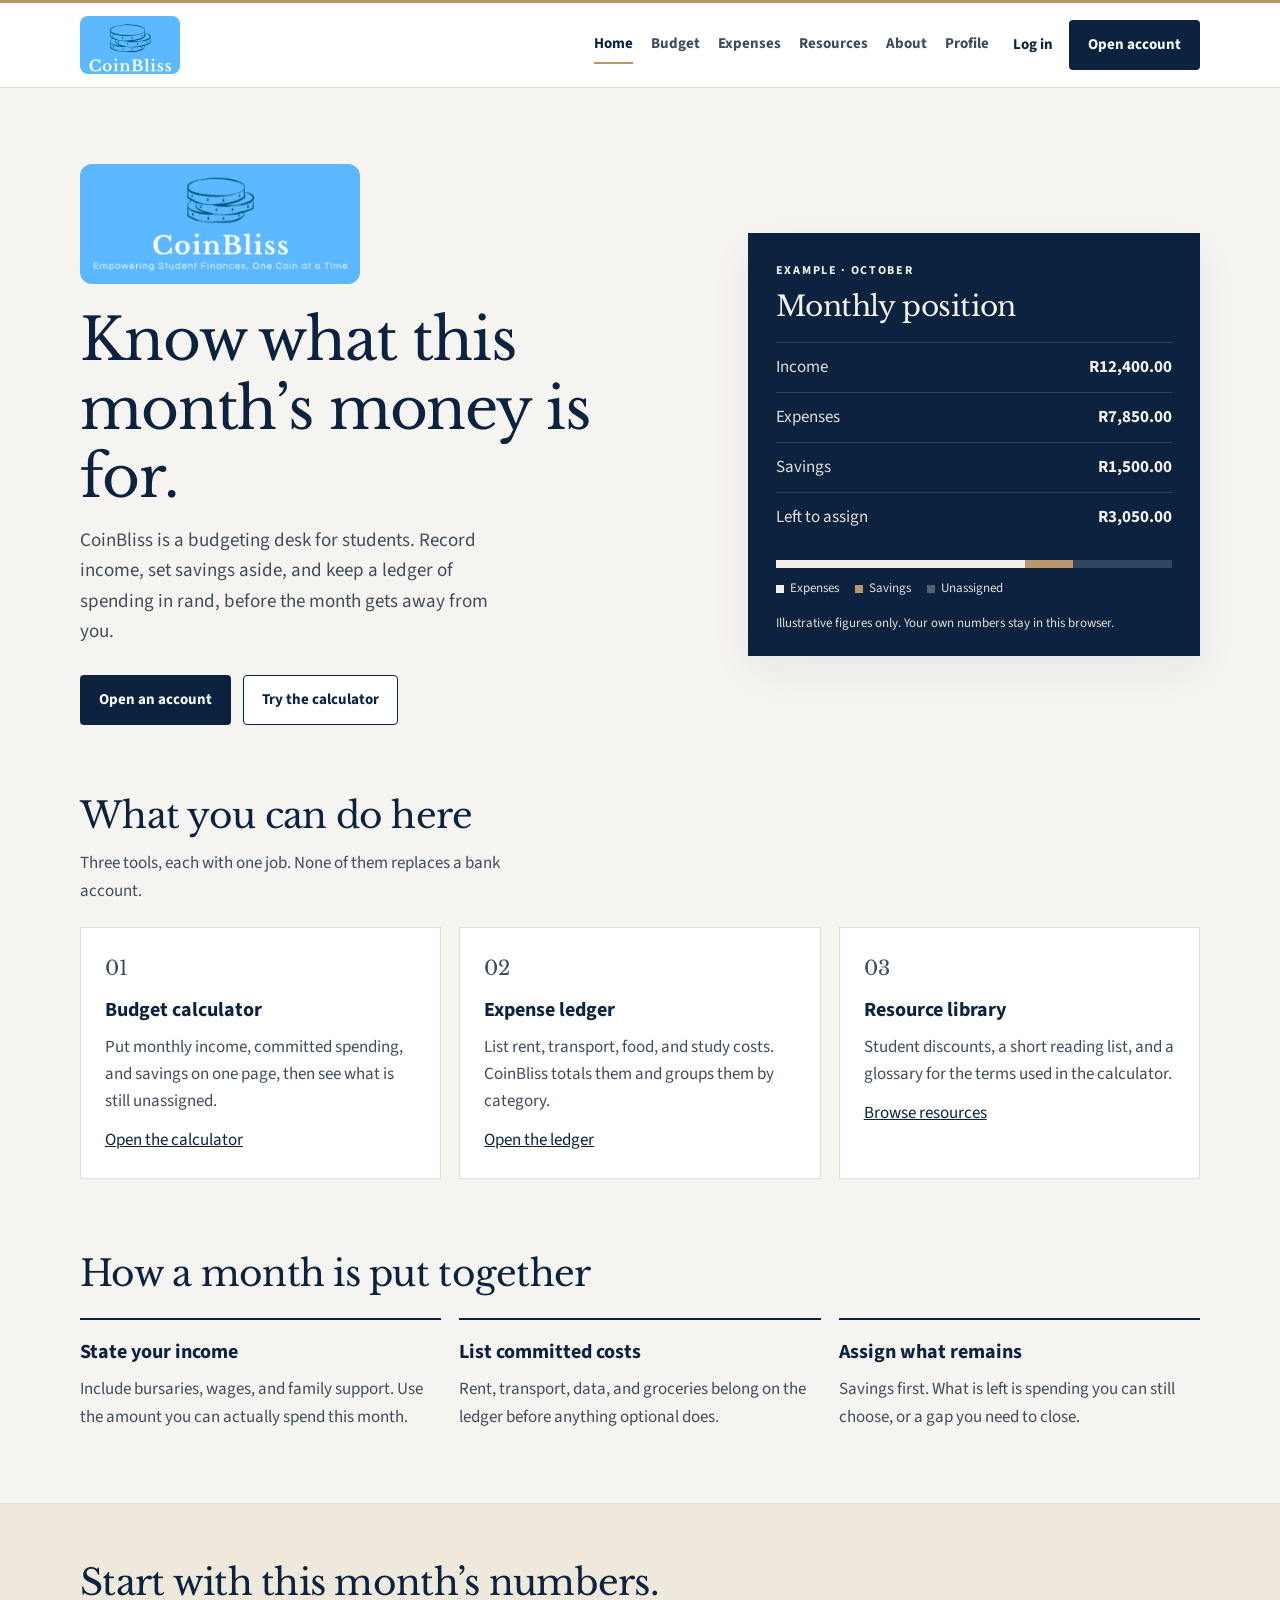
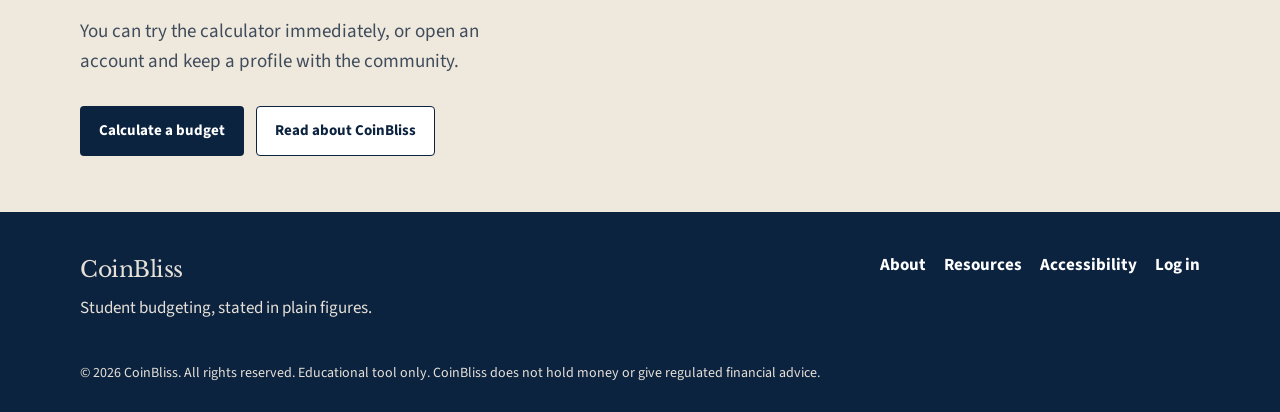
<file: public_html/index.html>
<!DOCTYPE html>
<html lang="en">
<head>
  <meta charset="UTF-8">
  <meta name="viewport" content="width=device-width, initial-scale=1.0">
  <title>CoinBliss · Student finances</title>
  <meta name="description" content="CoinBliss helps students budget income, record expenses, and learn personal finance in rand.">
  <meta name="theme-color" content="#0C2340">
  <link rel="icon" href="favicon.png" type="image/png">
  <link rel="preconnect" href="https://fonts.googleapis.com">
  <link rel="preconnect" href="https://fonts.gstatic.com" crossorigin>
  <link href="https://fonts.googleapis.com/css2?family=Libre+Baskerville:wght@400;700&family=Source+Sans+3:wght@400;600;700&display=swap" rel="stylesheet">
  <link rel="stylesheet" href="ConstantStyle.css">
</head>
<body>
  <a class="skip" href="#main">Skip to content</a>
  <header class="site-header">
    <div class="shell header-inner">
      <a class="brand" href="index.html">
        <img class="brand-logo" src="logo-mark.png" alt="CoinBliss">
      </a>
      <nav class="site-nav" aria-label="Primary">
        <a href="index.html" aria-current="page">Home</a>
        <a href="BudgetCalculator.html">Budget</a>
        <a href="ExpenseTracker.html">Expenses</a>
        <a href="FinancialResourse.html">Resources</a>
        <a href="About us.html">About</a>
        <a href="Profile.html">Profile</a>
      </nav>
      <div class="header-actions">
        <a class="link-quiet" href="login.html">Log in</a>
        <a class="btn btn-primary" href="SignUp.html">Open account</a>
      </div>
    </div>
  </header>

  <main id="main">
    <section class="hero">
      <div class="shell hero-grid">
        <div>
          <img class="hero-logo" src="logo.png" alt="CoinBliss. Empowering student finances, one coin at a time.">
          <h1>Know what this month’s money is for.</h1>
          <p class="lede">CoinBliss is a budgeting desk for students. Record income, set savings aside, and keep a ledger of spending in rand, before the month gets away from you.</p>
          <div class="hero-actions">
            <a class="btn btn-primary" href="SignUp.html">Open an account</a>
            <a class="btn btn-secondary" href="BudgetCalculator.html">Try the calculator</a>
          </div>
        </div>
        <aside class="snapshot" aria-label="Illustrative October snapshot">
          <p class="snapshot-kicker">Example · October</p>
          <h2>Monthly position</h2>
          <dl>
            <div><dt>Income</dt><dd>R12,400.00</dd></div>
            <div><dt>Expenses</dt><dd>R7,850.00</dd></div>
            <div><dt>Savings</dt><dd>R1,500.00</dd></div>
            <div><dt>Left to assign</dt><dd>R3,050.00</dd></div>
          </dl>
          <div class="meter" role="img" aria-label="Example split: 63 percent expenses, 12 percent savings, the rest unassigned.">
            <span class="meter-expenses"></span>
            <span class="meter-savings"></span>
          </div>
          <p class="meter-key">
            <span><span class="swatch" aria-hidden="true"></span>Expenses</span>
            <span><span class="swatch swatch-savings" aria-hidden="true"></span>Savings</span>
            <span><span class="swatch swatch-open" aria-hidden="true"></span>Unassigned</span>
          </p>
          <p class="snapshot-note">Illustrative figures only. Your own numbers stay in this browser.</p>
        </aside>
      </div>
    </section>

    <section class="section">
      <div class="shell">
        <div class="section-head">
          <h2>What you can do here</h2>
          <p>Three tools, each with one job. None of them replaces a bank account.</p>
        </div>
        <div class="feature-grid">
          <article class="feature">
            <p class="feature-index">01</p>
            <h3>Budget calculator</h3>
            <p>Put monthly income, committed spending, and savings on one page, then see what is still unassigned.</p>
            <a href="BudgetCalculator.html">Open the calculator</a>
          </article>
          <article class="feature">
            <p class="feature-index">02</p>
            <h3>Expense ledger</h3>
            <p>List rent, transport, food, and study costs. CoinBliss totals them and groups them by category.</p>
            <a href="ExpenseTracker.html">Open the ledger</a>
          </article>
          <article class="feature">
            <p class="feature-index">03</p>
            <h3>Resource library</h3>
            <p>Student discounts, a short reading list, and a glossary for the terms used in the calculator.</p>
            <a href="FinancialResourse.html">Browse resources</a>
          </article>
        </div>
      </div>
    </section>

    <section class="section section-follow">
      <div class="shell">
        <div class="section-head">
          <h2>How a month is put together</h2>
        </div>
        <ol class="steps">
          <li>
            <h3>State your income</h3>
            <p>Include bursaries, wages, and family support. Use the amount you can actually spend this month.</p>
          </li>
          <li>
            <h3>List committed costs</h3>
            <p>Rent, transport, data, and groceries belong on the ledger before anything optional does.</p>
          </li>
          <li>
            <h3>Assign what remains</h3>
            <p>Savings first. What is left is spending you can still choose, or a gap you need to close.</p>
          </li>
        </ol>
      </div>
    </section>

    <section class="band">
      <div class="shell">
        <h2>Start with this month’s numbers.</h2>
        <p class="lede">You can try the calculator immediately, or open an account and keep a profile with the community.</p>
        <div class="hero-actions">
          <a class="btn btn-primary" href="BudgetCalculator.html">Calculate a budget</a>
          <a class="btn btn-secondary" href="About us.html">Read about CoinBliss</a>
        </div>
      </div>
    </section>
  </main>

  <footer class="site-footer">
    <div class="shell footer-inner">
      <div>
        <p class="footer-brand">CoinBliss</p>
        <p>Student budgeting, stated in plain figures.</p>
      </div>
      <nav class="footer-nav" aria-label="Footer">
        <a href="About us.html">About</a>
        <a href="FinancialResourse.html">Resources</a>
        <a href="Accessibility.html">Accessibility</a>
        <a href="login.html">Log in</a>
      </nav>
      <p class="legal">© 2026 CoinBliss. All rights reserved. Educational tool only. CoinBliss does not hold money or give regulated financial advice.</p>
    </div>
  </footer>
</body>
</html>
</file>
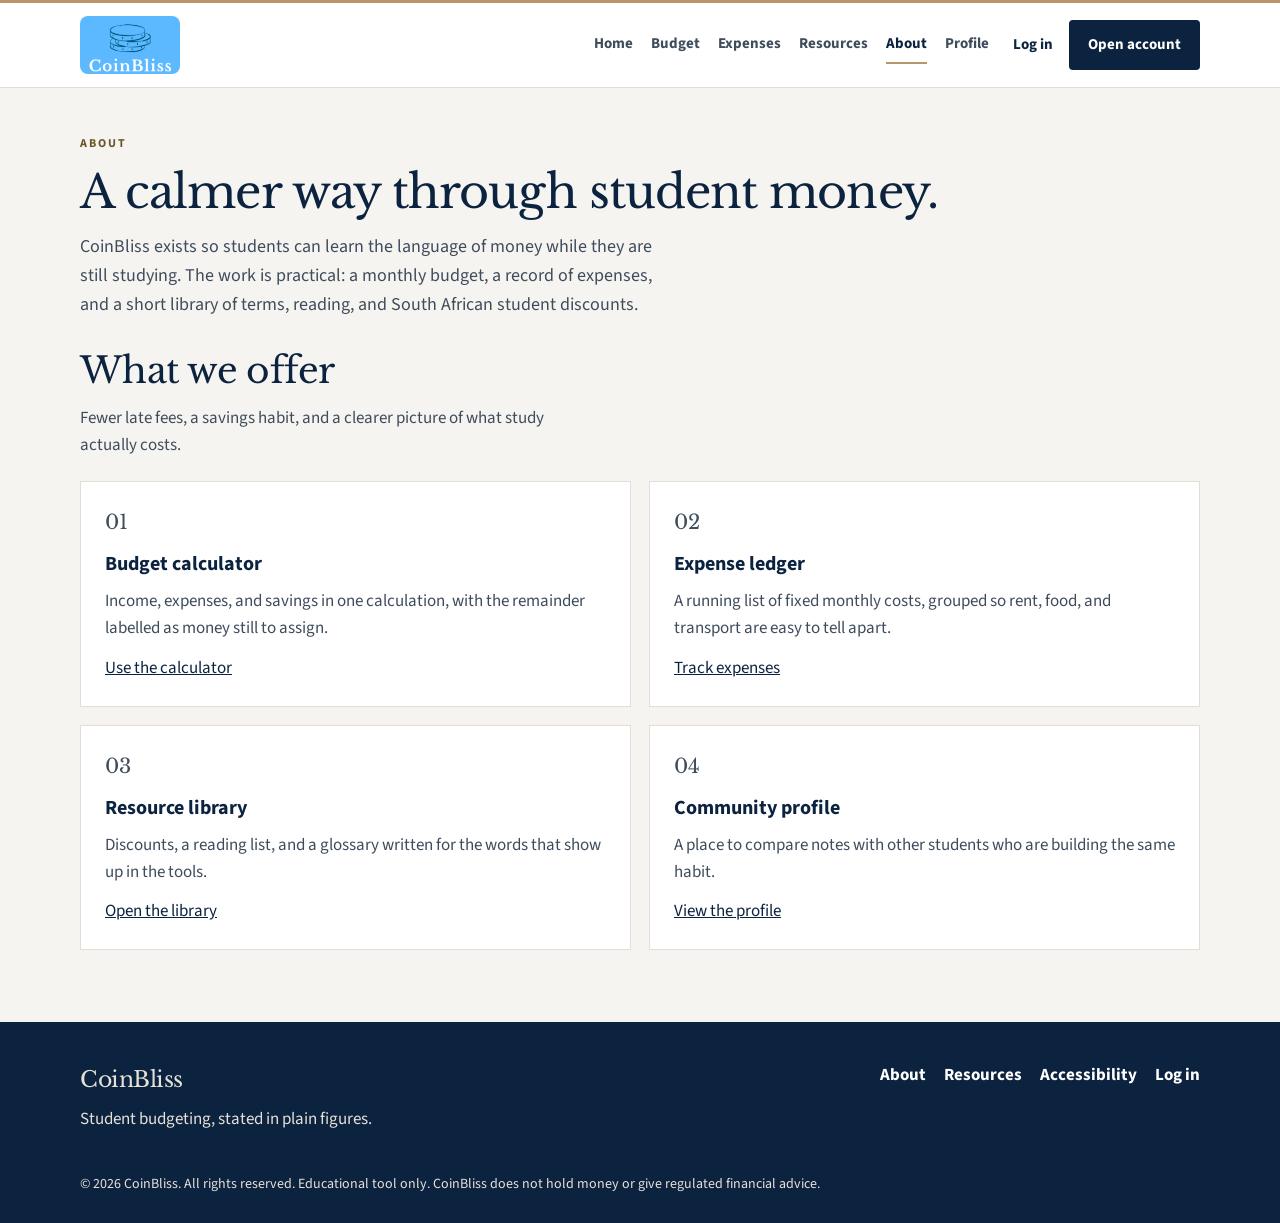
<file: public_html/About us.html>
<!DOCTYPE html>
<html lang="en">
<head>
  <meta charset="UTF-8">
  <meta name="viewport" content="width=device-width, initial-scale=1.0">
  <title>About · CoinBliss</title>
  <meta name="description" content="CoinBliss helps students learn budgeting, track expenses, and build a savings habit while they study.">
  <meta name="theme-color" content="#0C2340">
  <link rel="icon" href="favicon.png" type="image/png">
  <link rel="preconnect" href="https://fonts.googleapis.com">
  <link rel="preconnect" href="https://fonts.gstatic.com" crossorigin>
  <link href="https://fonts.googleapis.com/css2?family=Libre+Baskerville:wght@400;700&family=Source+Sans+3:wght@400;600;700&display=swap" rel="stylesheet">
  <link rel="stylesheet" href="ConstantStyle.css">
</head>
<body>
  <a class="skip" href="#main">Skip to content</a>
  <header class="site-header">
    <div class="shell header-inner">
      <a class="brand" href="index.html">
        <img class="brand-logo" src="logo-mark.png" alt="CoinBliss">
      </a>
      <nav class="site-nav" aria-label="Primary">
        <a href="index.html">Home</a>
        <a href="BudgetCalculator.html">Budget</a>
        <a href="ExpenseTracker.html">Expenses</a>
        <a href="FinancialResourse.html">Resources</a>
        <a href="About us.html" aria-current="page">About</a>
        <a href="Profile.html">Profile</a>
      </nav>
      <div class="header-actions">
        <a class="link-quiet" href="login.html">Log in</a>
        <a class="btn btn-primary" href="SignUp.html">Open account</a>
      </div>
    </div>
  </header>

  <main id="main">
    <div class="page-head">
      <div class="shell">
        <p class="eyebrow">About</p>
        <h1>A calmer way through student money.</h1>
        <p class="lede">CoinBliss exists so students can learn the language of money while they are still studying. The work is practical: a monthly budget, a record of expenses, and a short library of terms, reading, and South African student discounts.</p>
      </div>
    </div>

    <section class="section">
      <div class="shell">
        <div class="section-head">
          <h2>What we offer</h2>
          <p>Fewer late fees, a savings habit, and a clearer picture of what study actually costs.</p>
        </div>
        <div class="offer-grid">
          <article class="offer">
            <p class="feature-index">01</p>
            <h3>Budget calculator</h3>
            <p>Income, expenses, and savings in one calculation, with the remainder labelled as money still to assign.</p>
            <a href="BudgetCalculator.html">Use the calculator</a>
          </article>
          <article class="offer">
            <p class="feature-index">02</p>
            <h3>Expense ledger</h3>
            <p>A running list of fixed monthly costs, grouped so rent, food, and transport are easy to tell apart.</p>
            <a href="ExpenseTracker.html">Track expenses</a>
          </article>
          <article class="offer">
            <p class="feature-index">03</p>
            <h3>Resource library</h3>
            <p>Discounts, a reading list, and a glossary written for the words that show up in the tools.</p>
            <a href="FinancialResourse.html">Open the library</a>
          </article>
          <article class="offer">
            <p class="feature-index">04</p>
            <h3>Community profile</h3>
            <p>A place to compare notes with other students who are building the same habit.</p>
            <a href="Profile.html">View the profile</a>
          </article>
        </div>
      </div>
    </section>
  </main>

  <footer class="site-footer">
    <div class="shell footer-inner">
      <div>
        <p class="footer-brand">CoinBliss</p>
        <p>Student budgeting, stated in plain figures.</p>
      </div>
      <nav class="footer-nav" aria-label="Footer">
        <a href="About us.html">About</a>
        <a href="FinancialResourse.html">Resources</a>
        <a href="Accessibility.html">Accessibility</a>
        <a href="login.html">Log in</a>
      </nav>
      <p class="legal">© 2026 CoinBliss. All rights reserved. Educational tool only. CoinBliss does not hold money or give regulated financial advice.</p>
    </div>
  </footer>
</body>
</html>
</file>
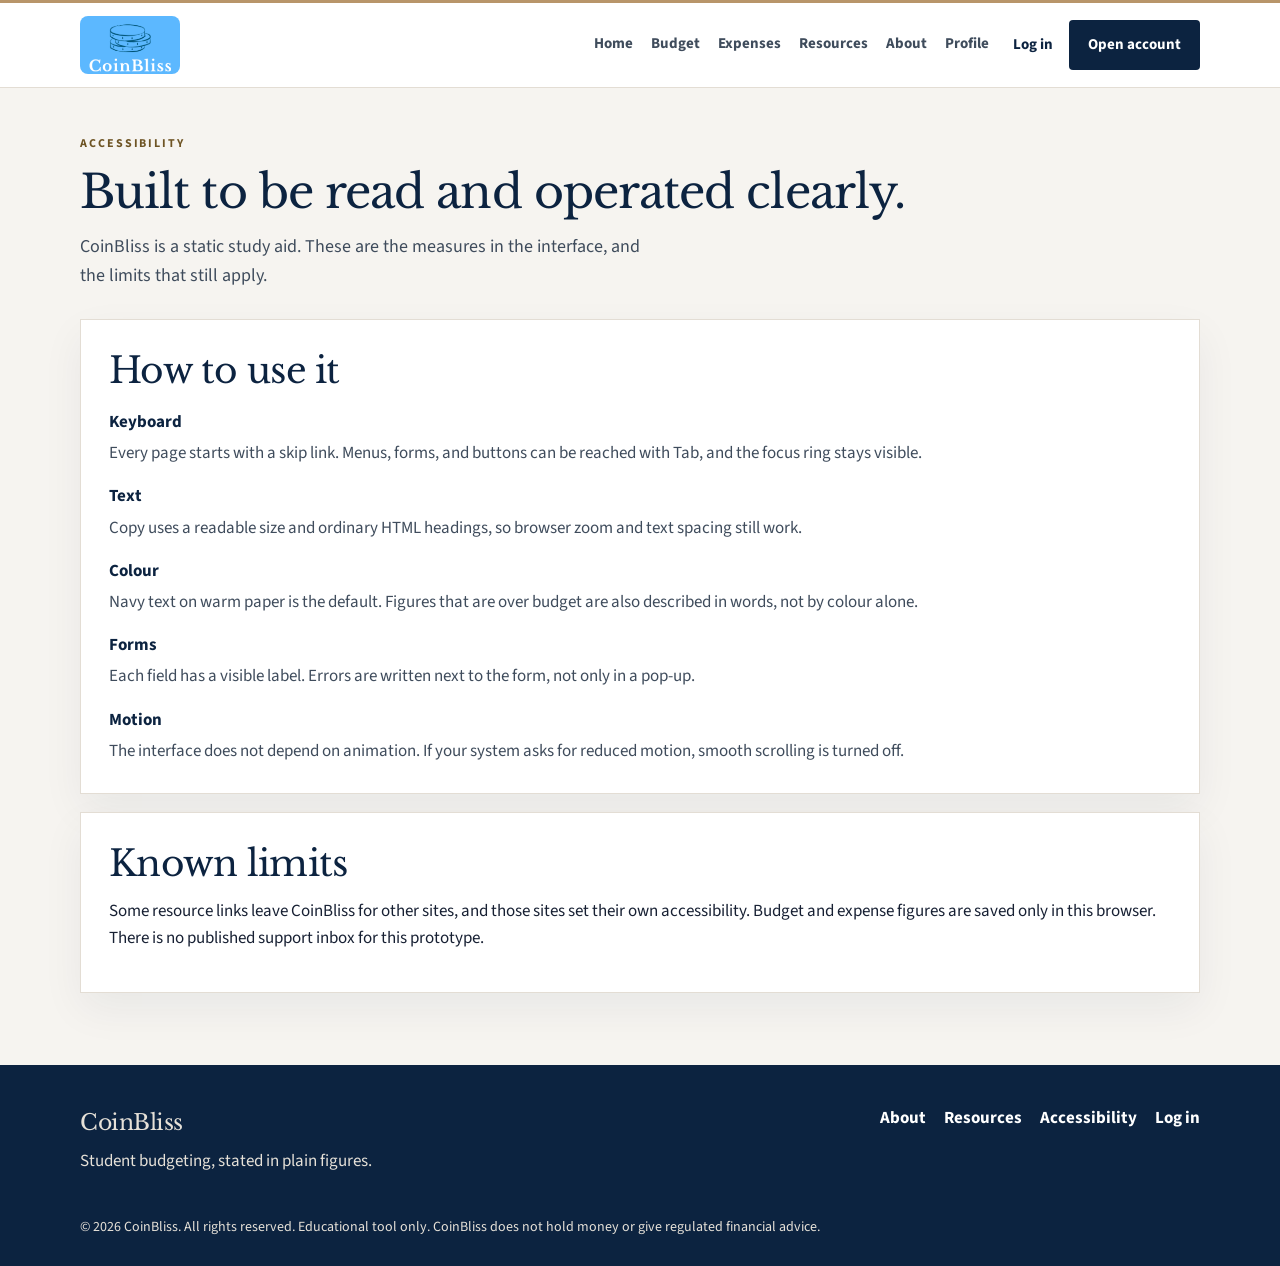
<file: public_html/Accessibility.html>
<!DOCTYPE html>
<html lang="en">
<head>
  <meta charset="UTF-8">
  <meta name="viewport" content="width=device-width, initial-scale=1.0">
  <title>Accessibility · CoinBliss</title>
  <meta name="description" content="How CoinBliss is built to be used with a keyboard, readable text, and labelled forms.">
  <meta name="theme-color" content="#0C2340">
  <link rel="icon" href="favicon.png" type="image/png">
  <link rel="preconnect" href="https://fonts.googleapis.com">
  <link rel="preconnect" href="https://fonts.gstatic.com" crossorigin>
  <link href="https://fonts.googleapis.com/css2?family=Libre+Baskerville:wght@400;700&family=Source+Sans+3:wght@400;600;700&display=swap" rel="stylesheet">
  <link rel="stylesheet" href="ConstantStyle.css">
</head>
<body>
  <a class="skip" href="#main">Skip to content</a>
  <header class="site-header">
    <div class="shell header-inner">
      <a class="brand" href="index.html">
        <img class="brand-logo" src="logo-mark.png" alt="CoinBliss">
      </a>
      <nav class="site-nav" aria-label="Primary">
        <a href="index.html">Home</a>
        <a href="BudgetCalculator.html">Budget</a>
        <a href="ExpenseTracker.html">Expenses</a>
        <a href="FinancialResourse.html">Resources</a>
        <a href="About us.html">About</a>
        <a href="Profile.html">Profile</a>
      </nav>
      <div class="header-actions">
        <a class="link-quiet" href="login.html">Log in</a>
        <a class="btn btn-primary" href="SignUp.html">Open account</a>
      </div>
    </div>
  </header>

  <main id="main">
    <div class="page-head">
      <div class="shell">
        <p class="eyebrow">Accessibility</p>
        <h1>Built to be read and operated clearly.</h1>
        <p class="lede">CoinBliss is a static study aid. These are the measures in the interface, and the limits that still apply.</p>
      </div>
    </div>
    <section class="section">
      <div class="shell stack">
        <article class="panel">
          <h2>How to use it</h2>
          <dl class="glossary">
            <dt>Keyboard</dt>
            <dd>Every page starts with a skip link. Menus, forms, and buttons can be reached with Tab, and the focus ring stays visible.</dd>
            <dt>Text</dt>
            <dd>Copy uses a readable size and ordinary HTML headings, so browser zoom and text spacing still work.</dd>
            <dt>Colour</dt>
            <dd>Navy text on warm paper is the default. Figures that are over budget are also described in words, not by colour alone.</dd>
            <dt>Forms</dt>
            <dd>Each field has a visible label. Errors are written next to the form, not only in a pop-up.</dd>
            <dt>Motion</dt>
            <dd>The interface does not depend on animation. If your system asks for reduced motion, smooth scrolling is turned off.</dd>
          </dl>
        </article>
        <article class="panel">
          <h2>Known limits</h2>
          <p>Some resource links leave CoinBliss for other sites, and those sites set their own accessibility. Budget and expense figures are saved only in this browser. There is no published support inbox for this prototype.</p>
        </article>
      </div>
    </section>
  </main>

  <footer class="site-footer">
    <div class="shell footer-inner">
      <div>
        <p class="footer-brand">CoinBliss</p>
        <p>Student budgeting, stated in plain figures.</p>
      </div>
      <nav class="footer-nav" aria-label="Footer">
        <a href="About us.html">About</a>
        <a href="FinancialResourse.html">Resources</a>
        <a href="Accessibility.html">Accessibility</a>
        <a href="login.html">Log in</a>
      </nav>
      <p class="legal">© 2026 CoinBliss. All rights reserved. Educational tool only. CoinBliss does not hold money or give regulated financial advice.</p>
    </div>
  </footer>
</body>
</html>
</file>
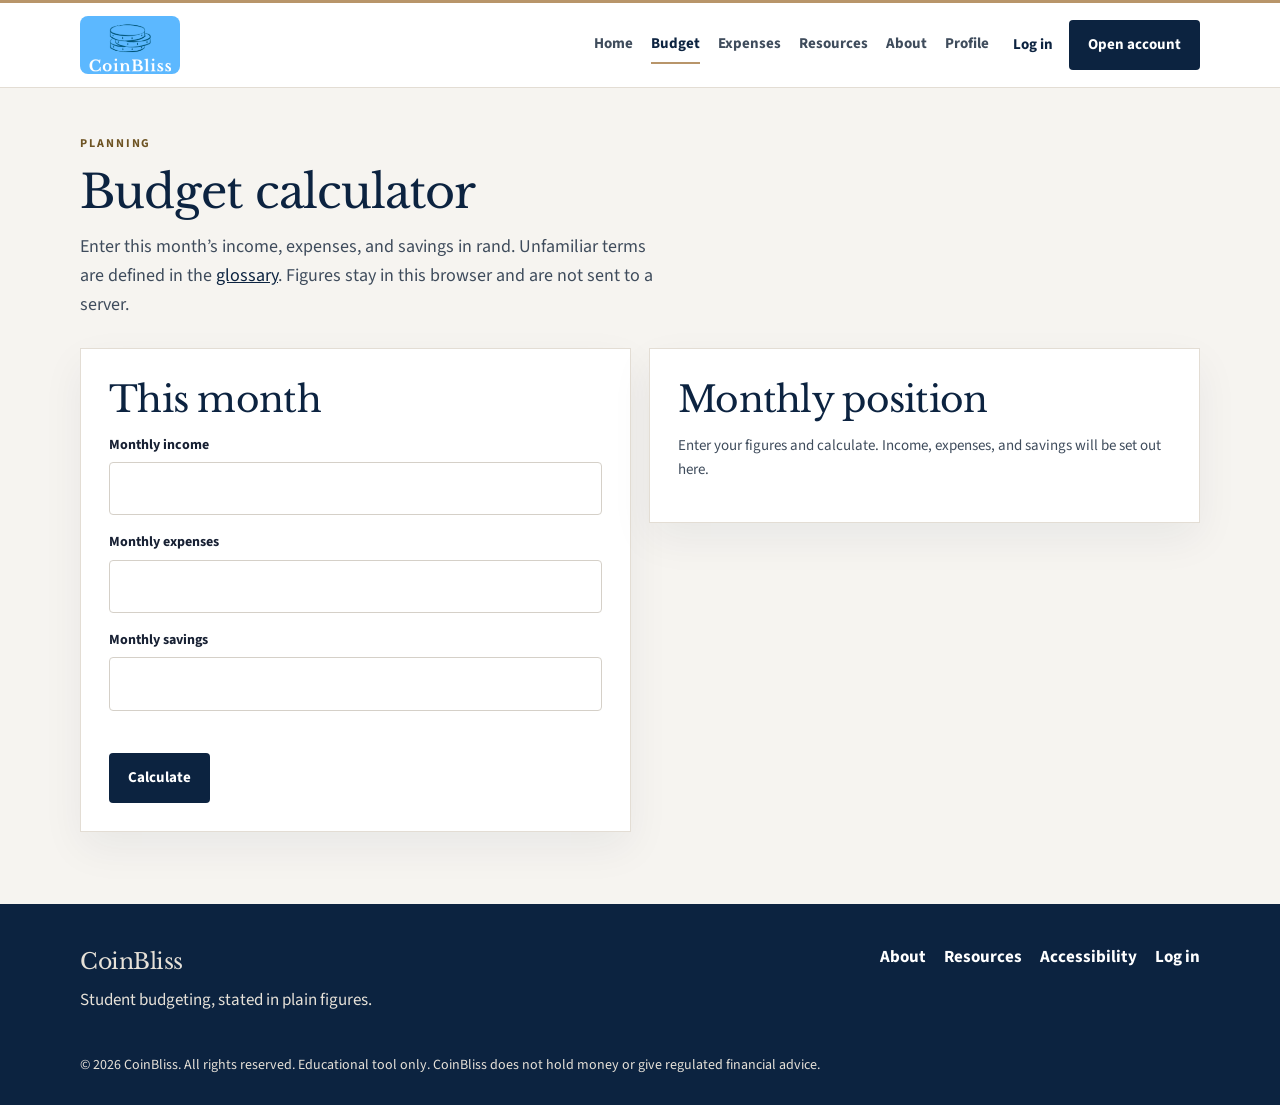
<file: public_html/BudgetCalculator.html>
<!DOCTYPE html>
<html lang="en">
<head>
  <meta charset="UTF-8">
  <meta name="viewport" content="width=device-width, initial-scale=1.0">
  <title>Budget calculator · CoinBliss</title>
  <meta name="description" content="Calculate what is left after monthly income, expenses, and savings.">
  <meta name="theme-color" content="#0C2340">
  <link rel="icon" href="favicon.png" type="image/png">
  <link rel="preconnect" href="https://fonts.googleapis.com">
  <link rel="preconnect" href="https://fonts.gstatic.com" crossorigin>
  <link href="https://fonts.googleapis.com/css2?family=Libre+Baskerville:wght@400;700&family=Source+Sans+3:wght@400;600;700&display=swap" rel="stylesheet">
  <link rel="stylesheet" href="ConstantStyle.css">
</head>
<body>
  <a class="skip" href="#main">Skip to content</a>
  <header class="site-header">
    <div class="shell header-inner">
      <a class="brand" href="index.html">
        <img class="brand-logo" src="logo-mark.png" alt="CoinBliss">
      </a>
      <nav class="site-nav" aria-label="Primary">
        <a href="index.html">Home</a>
        <a href="BudgetCalculator.html" aria-current="page">Budget</a>
        <a href="ExpenseTracker.html">Expenses</a>
        <a href="FinancialResourse.html">Resources</a>
        <a href="About us.html">About</a>
        <a href="Profile.html">Profile</a>
      </nav>
      <div class="header-actions">
        <a class="link-quiet" href="login.html">Log in</a>
        <a class="btn btn-primary" href="SignUp.html">Open account</a>
      </div>
    </div>
  </header>

  <main id="main">
    <div class="page-head">
      <div class="shell">
        <p class="eyebrow">Planning</p>
        <h1>Budget calculator</h1>
        <p class="lede">Enter this month’s income, expenses, and savings in rand. Unfamiliar terms are defined in the <a href="FinancialResourse.html#glossary">glossary</a>. Figures stay in this browser and are not sent to a server.</p>
      </div>
    </div>
    <section class="section">
      <div class="shell workbench">
        <form id="budgetForm" class="panel" method="post" action="BudgetCalculator.html">
          <h2>This month</h2>
          <div class="field">
            <label for="income">Monthly income</label>
            <input type="number" id="income" name="income" min="0" step="0.01" inputmode="decimal" autocomplete="off" required>
          </div>
          <div class="field">
            <label for="expenses">Monthly expenses</label>
            <input type="number" id="expenses" name="expenses" min="0" step="0.01" inputmode="decimal" autocomplete="off" required>
          </div>
          <div class="field">
            <label for="savings">Monthly savings</label>
            <input type="number" id="savings" name="savings" min="0" step="0.01" inputmode="decimal" autocomplete="off" required>
          </div>
          <p id="form-error" class="form-error" role="alert"></p>
          <button class="btn btn-primary" type="submit">Calculate</button>
        </form>
        <section class="panel" id="result" aria-live="polite">
          <h2>Monthly position</h2>
          <p class="hint" id="resultPlaceholder">Enter your figures and calculate. Income, expenses, and savings will be set out here.</p>
        </section>
      </div>
    </section>
  </main>

  <footer class="site-footer">
    <div class="shell footer-inner">
      <div>
        <p class="footer-brand">CoinBliss</p>
        <p>Student budgeting, stated in plain figures.</p>
      </div>
      <nav class="footer-nav" aria-label="Footer">
        <a href="About us.html">About</a>
        <a href="FinancialResourse.html">Resources</a>
        <a href="Accessibility.html">Accessibility</a>
        <a href="login.html">Log in</a>
      </nav>
      <p class="legal">© 2026 CoinBliss. All rights reserved. Educational tool only. CoinBliss does not hold money or give regulated financial advice.</p>
    </div>
  </footer>
  <script>
    var STORAGE_KEY = "coinbliss-budget";

    function formatRand(value) {
      var negative = value < 0;
      var parts = Math.abs(value).toFixed(2).split(".");
      var grouped = parts[0].replace(/\B(?=(\d{3})+(?!\d))/g, ",");
      return (negative ? "\u2212" : "") + "R" + grouped + "." + parts[1];
    }

    function readAmount(id) {
      return Number(document.getElementById(id).value);
    }

    function renderPosition(income, expenses, savings) {
      var remaining = (Math.round(income * 100) - Math.round(expenses * 100) - Math.round(savings * 100)) / 100;
      var result = document.getElementById("result");
      var rate = income > 0 ? (savings / income) * 100 : null;
      result.replaceChildren();

      var heading = document.createElement("h2");
      heading.textContent = "Monthly position";
      var list = document.createElement("dl");
      list.className = "position";

      function addRow(term, value, className) {
        var row = document.createElement("div");
        if (className) row.className = className;
        var dt = document.createElement("dt");
        dt.textContent = term;
        var dd = document.createElement("dd");
        dd.textContent = value;
        row.append(dt, dd);
        list.append(row);
        return dd;
      }

      addRow("Income", formatRand(income));
      addRow("Expenses", formatRand(expenses));
      addRow("Savings", formatRand(savings));
      var remainingValue = addRow("Left to assign", formatRand(remaining), "emphasis");
      addRow("Savings rate", rate === null ? "\u2014" : rate.toFixed(1) + "%");

      var note = document.createElement("p");
      if (remaining < 0) {
        remainingValue.classList.add("is-negative");
        note.className = "notice";
        note.textContent = "Savings and expenses are greater than income. Lower one of them, or this month starts in deficit.";
      } else if (remaining === 0) {
        note.className = "hint";
        note.textContent = "Every rand is assigned.";
      } else {
        note.className = "hint";
        note.textContent = "This amount is still unassigned. Add it to savings, or leave it for variable spending.";
      }

      result.append(heading, list, note);
    }

    function store(income, expenses, savings) {
      try {
        localStorage.setItem(STORAGE_KEY, JSON.stringify({
          income: income,
          expenses: expenses,
          savings: savings
        }));
      } catch (error) {
        return;
      }
    }

    document.getElementById("budgetForm").addEventListener("submit", function (event) {
      event.preventDefault();
      var income = readAmount("income");
      var expenses = readAmount("expenses");
      var savings = readAmount("savings");
      var error = document.getElementById("form-error");
      var valid = [income, expenses, savings].every(function (value) {
        return Number.isFinite(value) && value >= 0;
      });
      if (!valid) {
        error.textContent = "Enter zero or a positive amount in each field.";
        return;
      }
      error.textContent = "";
      store(income, expenses, savings);
      renderPosition(income, expenses, savings);
    });

    try {
      var saved = JSON.parse(localStorage.getItem(STORAGE_KEY) || "null");
      if (saved && [saved.income, saved.expenses, saved.savings].every(function (value) {
        return Number.isFinite(value) && value >= 0;
      })) {
        document.getElementById("income").value = saved.income;
        document.getElementById("expenses").value = saved.expenses;
        document.getElementById("savings").value = saved.savings;
        renderPosition(saved.income, saved.expenses, saved.savings);
      }
    } catch (error) {
      try { localStorage.removeItem(STORAGE_KEY); } catch (ignore) {}
    }
  </script>
</body>
</html>
</file>
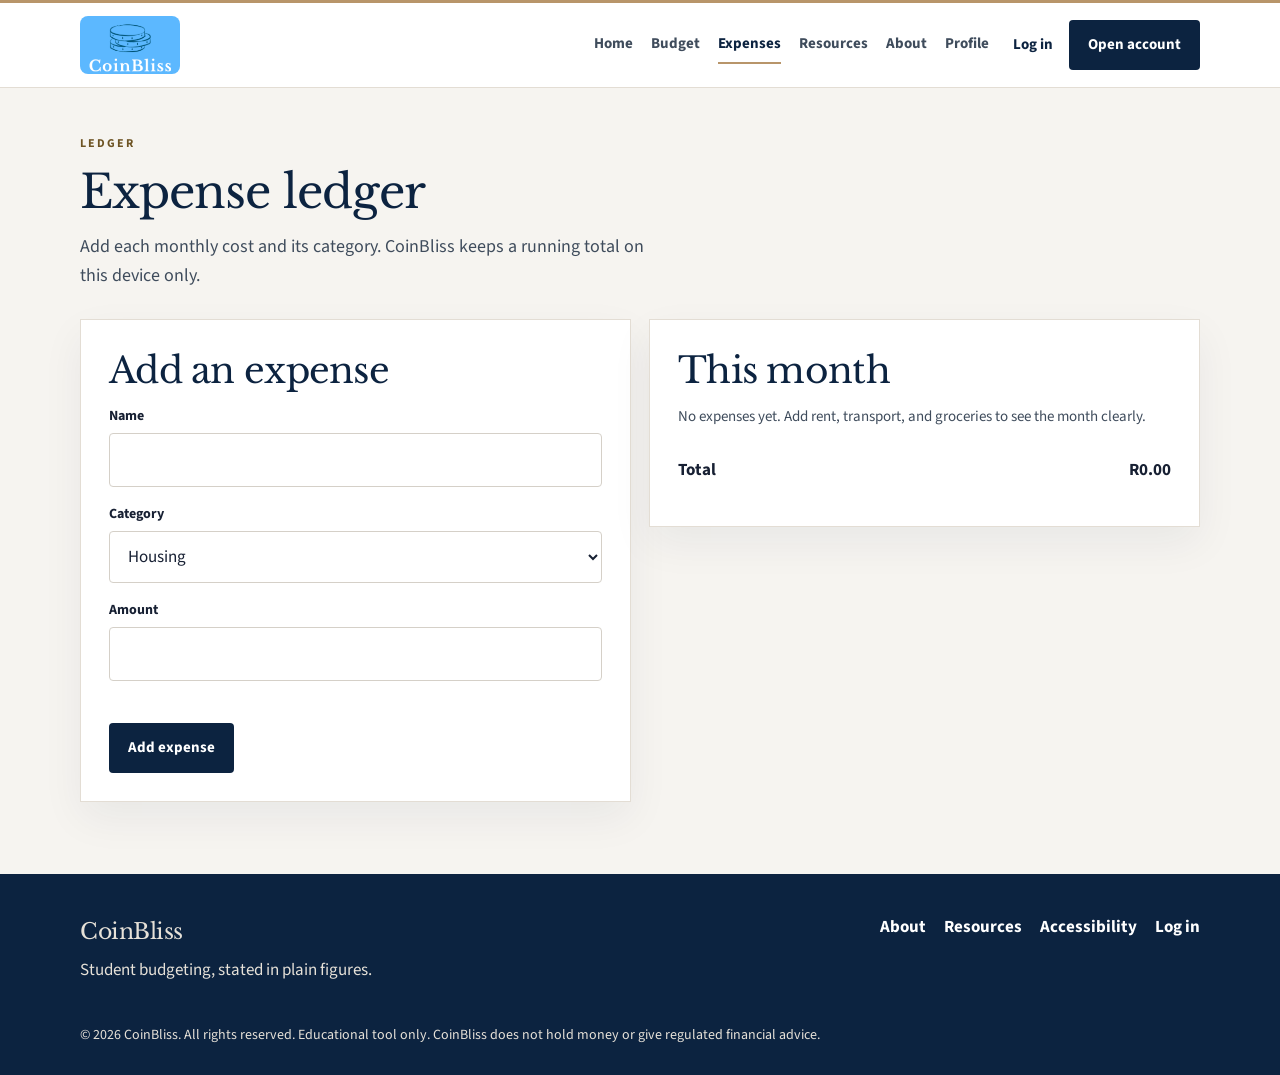
<file: public_html/ExpenseTracker.html>
<!DOCTYPE html>
<html lang="en">
<head>
  <meta charset="UTF-8">
  <meta name="viewport" content="width=device-width, initial-scale=1.0">
  <title>Expense ledger · CoinBliss</title>
  <meta name="description" content="Record monthly student expenses and see a running total by category.">
  <meta name="theme-color" content="#0C2340">
  <link rel="icon" href="favicon.png" type="image/png">
  <link rel="preconnect" href="https://fonts.googleapis.com">
  <link rel="preconnect" href="https://fonts.gstatic.com" crossorigin>
  <link href="https://fonts.googleapis.com/css2?family=Libre+Baskerville:wght@400;700&family=Source+Sans+3:wght@400;600;700&display=swap" rel="stylesheet">
  <link rel="stylesheet" href="ConstantStyle.css">
</head>
<body>
  <a class="skip" href="#main">Skip to content</a>
  <header class="site-header">
    <div class="shell header-inner">
      <a class="brand" href="index.html">
        <img class="brand-logo" src="logo-mark.png" alt="CoinBliss">
      </a>
      <nav class="site-nav" aria-label="Primary">
        <a href="index.html">Home</a>
        <a href="BudgetCalculator.html">Budget</a>
        <a href="ExpenseTracker.html" aria-current="page">Expenses</a>
        <a href="FinancialResourse.html">Resources</a>
        <a href="About us.html">About</a>
        <a href="Profile.html">Profile</a>
      </nav>
      <div class="header-actions">
        <a class="link-quiet" href="login.html">Log in</a>
        <a class="btn btn-primary" href="SignUp.html">Open account</a>
      </div>
    </div>
  </header>

  <main id="main">
    <div class="page-head">
      <div class="shell">
        <p class="eyebrow">Ledger</p>
        <h1>Expense ledger</h1>
        <p class="lede">Add each monthly cost and its category. CoinBliss keeps a running total on this device only.</p>
      </div>
    </div>
    <section class="section">
      <div class="shell workbench">
        <form id="expenseForm" class="panel" method="post" action="ExpenseTracker.html">
          <h2>Add an expense</h2>
          <div class="field">
            <label for="expenseName">Name</label>
            <input type="text" id="expenseName" name="expenseName" autocomplete="off" required>
          </div>
          <div class="field">
            <label for="expenseCategory">Category</label>
            <select id="expenseCategory" name="expenseCategory">
              <option>Housing</option>
              <option>Food</option>
              <option>Transport</option>
              <option>Study</option>
              <option>Personal</option>
              <option>Other</option>
            </select>
          </div>
          <div class="field">
            <label for="expenseAmount">Amount</label>
            <input type="number" id="expenseAmount" name="expenseAmount" min="0" step="0.01" inputmode="decimal" autocomplete="off" required>
          </div>
          <p id="form-error" class="form-error" role="alert"></p>
          <button class="btn btn-primary" type="submit">Add expense</button>
        </form>
        <section class="panel" aria-labelledby="ledger-title">
          <h2 id="ledger-title">This month</h2>
          <p id="emptyState" class="hint">No expenses yet. Add rent, transport, and groceries to see the month clearly.</p>
          <ul id="expenseList" class="ledger"></ul>
          <p class="total-line" aria-live="polite">
            <span>Total</span>
            <strong id="expenseTotal">R0.00</strong>
          </p>
          <div id="categorySummary" class="category-summary"></div>
        </section>
      </div>
    </section>
  </main>

  <footer class="site-footer">
    <div class="shell footer-inner">
      <div>
        <p class="footer-brand">CoinBliss</p>
        <p>Student budgeting, stated in plain figures.</p>
      </div>
      <nav class="footer-nav" aria-label="Footer">
        <a href="About us.html">About</a>
        <a href="FinancialResourse.html">Resources</a>
        <a href="Accessibility.html">Accessibility</a>
        <a href="login.html">Log in</a>
      </nav>
      <p class="legal">© 2026 CoinBliss. All rights reserved. Educational tool only. CoinBliss does not hold money or give regulated financial advice.</p>
    </div>
  </footer>
  <script>
    var STORAGE_KEY = "coinbliss-expenses";
    var CATEGORIES = ["Housing", "Food", "Transport", "Study", "Personal", "Other"];
    var expenses = [];

    function formatRand(value) {
      var parts = Math.abs(value).toFixed(2).split(".");
      var grouped = parts[0].replace(/\B(?=(\d{3})+(?!\d))/g, ",");
      return "R" + grouped + "." + parts[1];
    }

    function normalise(item) {
      if (!item) return null;
      var name = String(item.name || "").trim();
      var amount = Number(item.amount);
      var category = CATEGORIES.indexOf(item.category) >= 0 ? item.category : "Other";
      if (!name || !Number.isFinite(amount) || amount < 0) return null;
      return { name: name, amount: amount, category: category };
    }

    function load() {
      try {
        var parsed = JSON.parse(localStorage.getItem(STORAGE_KEY) || "[]");
        if (!Array.isArray(parsed)) return [];
        return parsed.map(normalise).filter(Boolean);
      } catch (error) {
        return [];
      }
    }

    function save() {
      try {
        localStorage.setItem(STORAGE_KEY, JSON.stringify(expenses));
      } catch (error) {
        return;
      }
    }

    function render() {
      var list = document.getElementById("expenseList");
      var empty = document.getElementById("emptyState");
      var summary = document.getElementById("categorySummary");
      var total = expenses.reduce(function (sum, item) { return sum + item.amount; }, 0);
      list.replaceChildren();
      summary.replaceChildren();
      empty.hidden = expenses.length > 0;

      expenses.forEach(function (item, index) {
        var li = document.createElement("li");
        var name = document.createElement("span");
        name.className = "expense-name";
        var title = document.createElement("span");
        title.className = "expense-title";
        title.textContent = item.name;
        var category = document.createElement("span");
        category.className = "expense-cat";
        category.textContent = item.category;
        name.append(title, category);
        var amount = document.createElement("span");
        amount.className = "amount";
        amount.textContent = formatRand(item.amount);
        var remove = document.createElement("button");
        remove.type = "button";
        remove.className = "btn-text";
        remove.textContent = "Remove";
        remove.setAttribute("aria-label", "Remove " + item.name);
        remove.addEventListener("click", function () {
          expenses.splice(index, 1);
          save();
          render();
        });
        li.append(name, amount, remove);
        list.append(li);
      });

      document.getElementById("expenseTotal").textContent = formatRand(total);

      CATEGORIES.forEach(function (category) {
        var subtotal = expenses.reduce(function (sum, item) {
          return item.category === category ? sum + item.amount : sum;
        }, 0);
        if (subtotal <= 0) return;
        var chip = document.createElement("span");
        chip.textContent = category + " " + formatRand(subtotal);
        summary.append(chip);
      });
    }

    document.getElementById("expenseForm").addEventListener("submit", function (event) {
      event.preventDefault();
      var name = document.getElementById("expenseName").value;
      var category = document.getElementById("expenseCategory").value;
      var amount = Number(document.getElementById("expenseAmount").value);
      var error = document.getElementById("form-error");
      var item = normalise({ name: name, category: category, amount: amount });
      if (!item) {
        error.textContent = "Enter a name and an amount of zero or more.";
        return;
      }
      error.textContent = "";
      expenses.push(item);
      save();
      event.currentTarget.reset();
      render();
      document.getElementById("expenseName").focus();
    });

    expenses = load();
    render();
  </script>
</body>
</html>
</file>
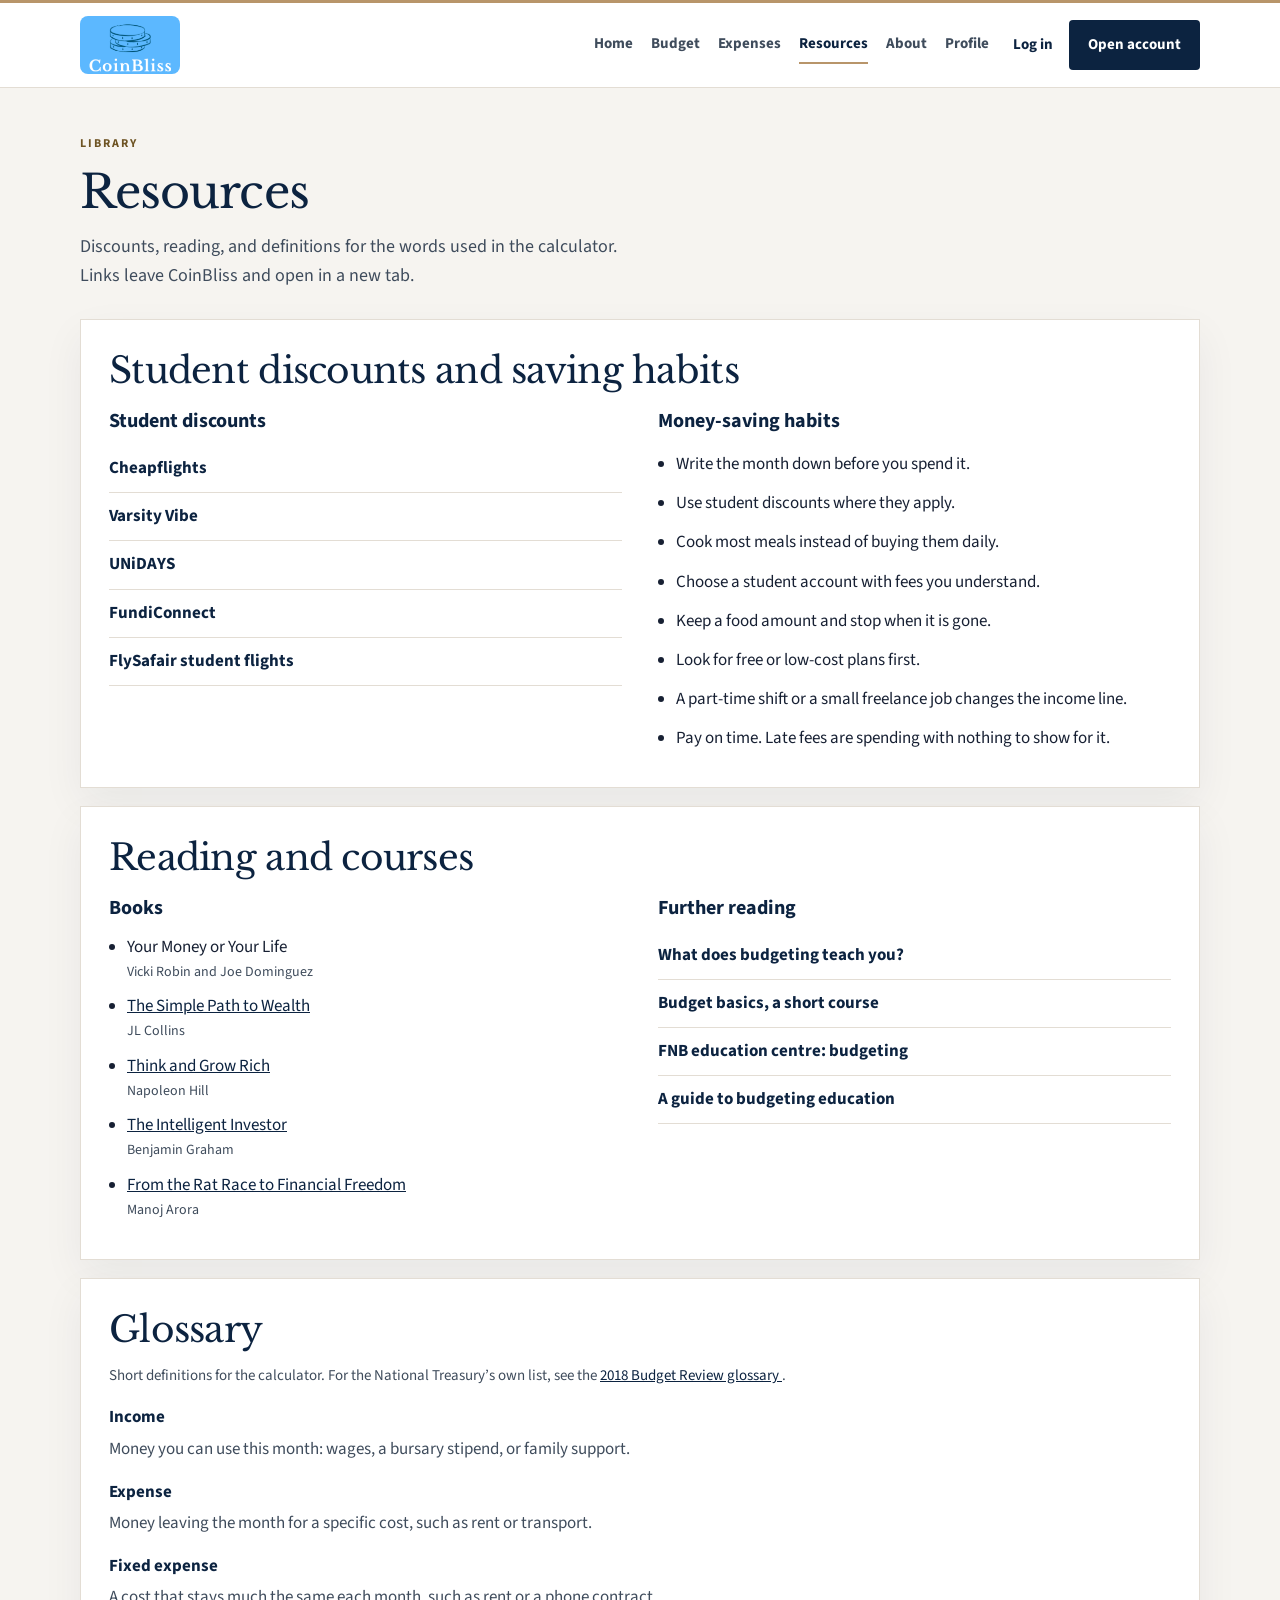
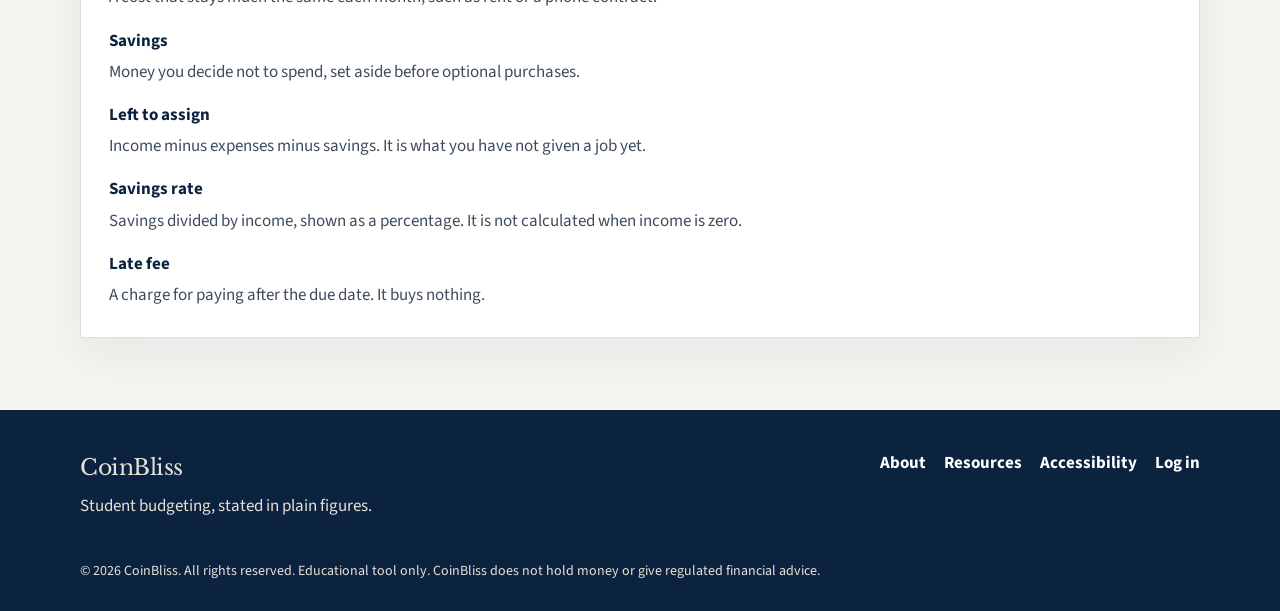
<file: public_html/FinancialResourse.html>
<!DOCTYPE html>
<html lang="en">
<head>
  <meta charset="UTF-8">
  <meta name="viewport" content="width=device-width, initial-scale=1.0">
  <title>Resources · CoinBliss</title>
  <meta name="description" content="Student discounts, a reading list, and a glossary of budgeting terms.">
  <meta name="theme-color" content="#0C2340">
  <link rel="icon" href="favicon.png" type="image/png">
  <link rel="preconnect" href="https://fonts.googleapis.com">
  <link rel="preconnect" href="https://fonts.gstatic.com" crossorigin>
  <link href="https://fonts.googleapis.com/css2?family=Libre+Baskerville:wght@400;700&family=Source+Sans+3:wght@400;600;700&display=swap" rel="stylesheet">
  <link rel="stylesheet" href="ConstantStyle.css">
</head>
<body>
  <a class="skip" href="#main">Skip to content</a>
  <header class="site-header">
    <div class="shell header-inner">
      <a class="brand" href="index.html">
        <img class="brand-logo" src="logo-mark.png" alt="CoinBliss">
      </a>
      <nav class="site-nav" aria-label="Primary">
        <a href="index.html">Home</a>
        <a href="BudgetCalculator.html">Budget</a>
        <a href="ExpenseTracker.html">Expenses</a>
        <a href="FinancialResourse.html" aria-current="page">Resources</a>
        <a href="About us.html">About</a>
        <a href="Profile.html">Profile</a>
      </nav>
      <div class="header-actions">
        <a class="link-quiet" href="login.html">Log in</a>
        <a class="btn btn-primary" href="SignUp.html">Open account</a>
      </div>
    </div>
  </header>

  <main id="main">
    <div class="page-head">
      <div class="shell">
        <p class="eyebrow">Library</p>
        <h1>Resources</h1>
        <p class="lede">Discounts, reading, and definitions for the words used in the calculator. Links leave CoinBliss and open in a new tab.</p>
      </div>
    </div>
    <section class="section">
      <div class="shell stack">
        <article class="panel">
          <h2>Student discounts and saving habits</h2>
          <div class="split">
            <div>
              <h3>Student discounts</h3>
              <ul class="link-list">
                <li><a href="https://www.cheapflights.co.za/" target="_blank" rel="noopener noreferrer">Cheapflights <span class="visually-hidden">(opens in a new tab)</span></a></li>
                <li><a href="https://varsityvibe.co.za/" target="_blank" rel="noopener noreferrer">Varsity Vibe <span class="visually-hidden">(opens in a new tab)</span></a></li>
                <li><a href="https://www.myunidays.com/ZA/en-ZA" target="_blank" rel="noopener noreferrer">UNiDAYS <span class="visually-hidden">(opens in a new tab)</span></a></li>
                <li><a href="https://fundiconnect.co.za/student-discounts-and-deals-in-south-africa/" target="_blank" rel="noopener noreferrer">FundiConnect <span class="visually-hidden">(opens in a new tab)</span></a></li>
                <li><a href="https://www.flysafair.co.za/travel-ideas/student-flights" target="_blank" rel="noopener noreferrer">FlySafair student flights <span class="visually-hidden">(opens in a new tab)</span></a></li>
              </ul>
            </div>
            <div>
              <h3>Money-saving habits</h3>
              <ul class="plain-list">
                <li>Write the month down before you spend it.</li>
                <li>Use student discounts where they apply.</li>
                <li>Cook most meals instead of buying them daily.</li>
                <li>Choose a student account with fees you understand.</li>
                <li>Keep a food amount and stop when it is gone.</li>
                <li>Look for free or low-cost plans first.</li>
                <li>A part-time shift or a small freelance job changes the income line.</li>
                <li>Pay on time. Late fees are spending with nothing to show for it.</li>
              </ul>
            </div>
          </div>
        </article>

        <article class="panel">
          <h2>Reading and courses</h2>
          <div class="split">
            <div>
              <h3>Books</h3>
              <ul class="reading">
                <li>Your Money or Your Life <span>Vicki Robin and Joe Dominguez</span></li>
                <li><a href="https://www.amazon.com/dp/B01KPQB0OS?tag=wallstreetmoj-20&th=1&psc=1&geniuslink=true" target="_blank" rel="noopener noreferrer">The Simple Path to Wealth <span class="visually-hidden">(opens in a new tab)</span></a><span>JL Collins</span></li>
                <li><a href="https://www.amazon.com/dp/1585424331?tag=wallstreetmoj-20&th=1&psc=1&geniuslink=true" target="_blank" rel="noopener noreferrer">Think and Grow Rich <span class="visually-hidden">(opens in a new tab)</span></a><span>Napoleon Hill</span></li>
                <li><a href="https://www.amazon.com/dp/0060555661?tag=wallstreetmoj-20&th=1&psc=1&geniuslink=true" target="_blank" rel="noopener noreferrer">The Intelligent Investor <span class="visually-hidden">(opens in a new tab)</span></a><span>Benjamin Graham</span></li>
                <li><a href="https://www.amazon.com/dp/B00CP453MY?tag=wallstreetmoj-20&th=1&psc=1&geniuslink=true" target="_blank" rel="noopener noreferrer">From the Rat Race to Financial Freedom <span class="visually-hidden">(opens in a new tab)</span></a><span>Manoj Arora</span></li>
              </ul>
            </div>
            <div>
              <h3>Further reading</h3>
              <ul class="link-list">
                <li><a href="https://bethebudget.com/what-does-budgeting-teach-you/" target="_blank" rel="noopener noreferrer">What does budgeting teach you? <span class="visually-hidden">(opens in a new tab)</span></a></li>
                <li><a href="https://www.udemy.com/course/master-my-money/" target="_blank" rel="noopener noreferrer">Budget basics, a short course <span class="visually-hidden">(opens in a new tab)</span></a></li>
                <li><a href="https://www.online.fnb.co.za/education/budgeting.html" target="_blank" rel="noopener noreferrer">FNB education centre: budgeting <span class="visually-hidden">(opens in a new tab)</span></a></li>
                <li><a href="https://enrichest.com/en/blog/budgeting-education-guide-to-financial-success" target="_blank" rel="noopener noreferrer">A guide to budgeting education <span class="visually-hidden">(opens in a new tab)</span></a></li>
              </ul>
            </div>
          </div>
        </article>

        <article class="panel" id="glossary">
          <h2>Glossary</h2>
          <p class="hint">Short definitions for the calculator. For the National Treasury’s own list, see the <a href="https://www.treasury.gov.za/documents/national%20budget/2018/review/Glossary.pdf" target="_blank" rel="noopener noreferrer">2018 Budget Review glossary <span class="visually-hidden">(opens in a new tab)</span></a>.</p>
          <dl class="glossary">
            <dt>Income</dt>
            <dd>Money you can use this month: wages, a bursary stipend, or family support.</dd>
            <dt>Expense</dt>
            <dd>Money leaving the month for a specific cost, such as rent or transport.</dd>
            <dt>Fixed expense</dt>
            <dd>A cost that stays much the same each month, such as rent or a phone contract.</dd>
            <dt>Savings</dt>
            <dd>Money you decide not to spend, set aside before optional purchases.</dd>
            <dt>Left to assign</dt>
            <dd>Income minus expenses minus savings. It is what you have not given a job yet.</dd>
            <dt>Savings rate</dt>
            <dd>Savings divided by income, shown as a percentage. It is not calculated when income is zero.</dd>
            <dt>Late fee</dt>
            <dd>A charge for paying after the due date. It buys nothing.</dd>
          </dl>
        </article>
      </div>
    </section>
  </main>

  <footer class="site-footer">
    <div class="shell footer-inner">
      <div>
        <p class="footer-brand">CoinBliss</p>
        <p>Student budgeting, stated in plain figures.</p>
      </div>
      <nav class="footer-nav" aria-label="Footer">
        <a href="About us.html">About</a>
        <a href="FinancialResourse.html">Resources</a>
        <a href="Accessibility.html">Accessibility</a>
        <a href="login.html">Log in</a>
      </nav>
      <p class="legal">© 2026 CoinBliss. All rights reserved. Educational tool only. CoinBliss does not hold money or give regulated financial advice.</p>
    </div>
  </footer>
</body>
</html>
</file>
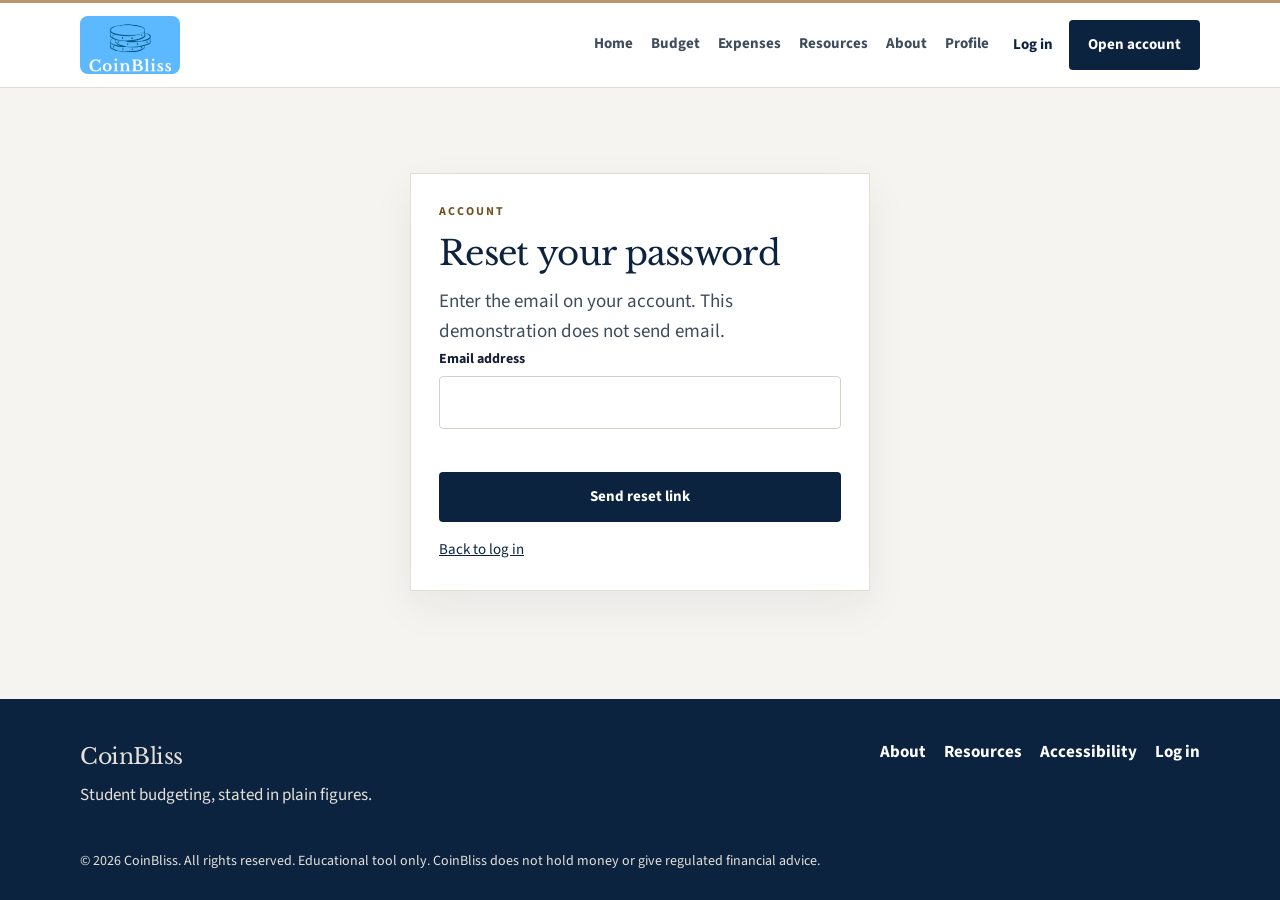
<file: public_html/ForgotPassword.html>
<!DOCTYPE html>
<html lang="en">
<head>
  <meta charset="UTF-8">
  <meta name="viewport" content="width=device-width, initial-scale=1.0">
  <title>Reset password · CoinBliss</title>
  <meta name="description" content="Request a CoinBliss password reset link.">
  <meta name="theme-color" content="#0C2340">
  <link rel="icon" href="favicon.png" type="image/png">
  <link rel="preconnect" href="https://fonts.googleapis.com">
  <link rel="preconnect" href="https://fonts.gstatic.com" crossorigin>
  <link href="https://fonts.googleapis.com/css2?family=Libre+Baskerville:wght@400;700&family=Source+Sans+3:wght@400;600;700&display=swap" rel="stylesheet">
  <link rel="stylesheet" href="ConstantStyle.css">
</head>
<body>
  <a class="skip" href="#main">Skip to content</a>
  <header class="site-header">
    <div class="shell header-inner">
      <a class="brand" href="index.html">
        <img class="brand-logo" src="logo-mark.png" alt="CoinBliss">
      </a>
      <nav class="site-nav" aria-label="Primary">
        <a href="index.html">Home</a>
        <a href="BudgetCalculator.html">Budget</a>
        <a href="ExpenseTracker.html">Expenses</a>
        <a href="FinancialResourse.html">Resources</a>
        <a href="About us.html">About</a>
        <a href="Profile.html">Profile</a>
      </nav>
      <div class="header-actions">
        <a class="link-quiet" href="login.html">Log in</a>
        <a class="btn btn-primary" href="SignUp.html">Open account</a>
      </div>
    </div>
  </header>

  <main id="main" class="auth-main">
    <div class="shell auth-wrap">
      <section class="panel auth-card">
        <p class="eyebrow">Account</p>
        <h1>Reset your password</h1>
        <p class="lede">Enter the email on your account. This demonstration does not send email.</p>
        <form id="forgotPasswordForm" method="post" action="ForgotPassword.html">
          <div class="field">
            <label for="email">Email address</label>
            <input type="email" id="email" name="email" autocomplete="email" required>
          </div>
          <p id="error-message" class="form-error" role="alert"></p>
          <button class="btn btn-primary btn-full" type="submit">Send reset link</button>
          <p class="form-foot"><a href="login.html">Back to log in</a></p>
        </form>
        <p id="success-message" class="success" hidden>
          If an account exists for that address, a reset link would be sent. No email leaves this page.
        </p>
      </section>
    </div>
  </main>

  <footer class="site-footer">
    <div class="shell footer-inner">
      <div>
        <p class="footer-brand">CoinBliss</p>
        <p>Student budgeting, stated in plain figures.</p>
      </div>
      <nav class="footer-nav" aria-label="Footer">
        <a href="About us.html">About</a>
        <a href="FinancialResourse.html">Resources</a>
        <a href="Accessibility.html">Accessibility</a>
        <a href="login.html">Log in</a>
      </nav>
      <p class="legal">© 2026 CoinBliss. All rights reserved. Educational tool only. CoinBliss does not hold money or give regulated financial advice.</p>
    </div>
  </footer>
  <script>
    function isValidEmail(email) {
      return /^[^\s@]+@[^\s@]+\.[^\s@]+$/.test(email);
    }

    document.getElementById("forgotPasswordForm").addEventListener("submit", function (event) {
      event.preventDefault();
      var email = document.getElementById("email").value.trim();
      var error = document.getElementById("error-message");
      var success = document.getElementById("success-message");
      success.hidden = true;
      if (!isValidEmail(email)) {
        error.textContent = "Enter a valid email address.";
        return;
      }
      error.textContent = "";
      document.getElementById("forgotPasswordForm").hidden = true;
      success.hidden = false;
    });
  </script>
</body>
</html>
</file>
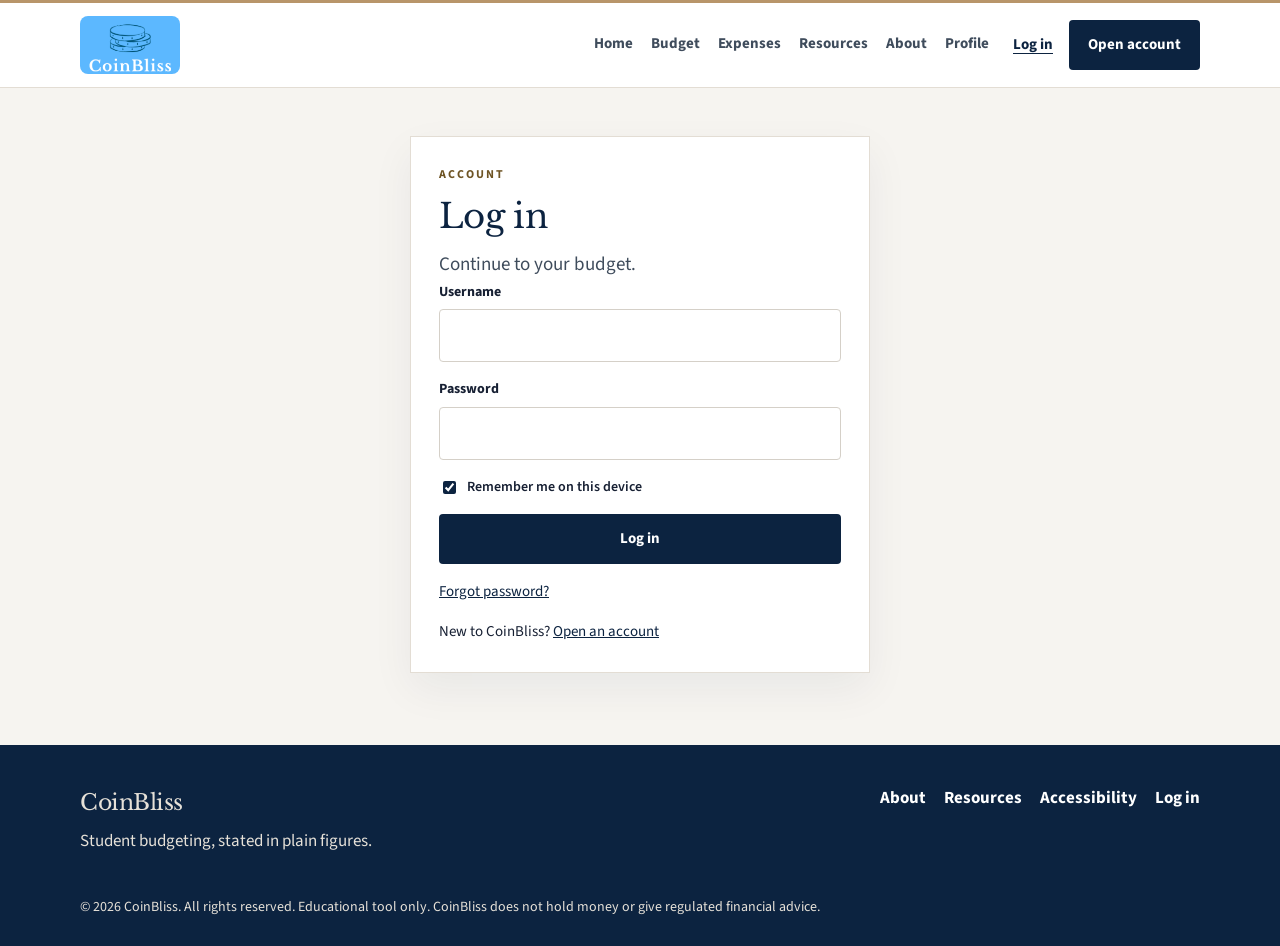
<file: public_html/Login.html>
<!DOCTYPE html>
<html lang="en">
<head>
  <meta charset="UTF-8">
  <meta name="viewport" content="width=device-width, initial-scale=1.0">
  <title>Log in · CoinBliss</title>
  <meta name="description" content="Log in to CoinBliss and continue to your budget.">
  <meta name="theme-color" content="#0C2340">
  <link rel="icon" href="favicon.png" type="image/png">
  <link rel="preconnect" href="https://fonts.googleapis.com">
  <link rel="preconnect" href="https://fonts.gstatic.com" crossorigin>
  <link href="https://fonts.googleapis.com/css2?family=Libre+Baskerville:wght@400;700&family=Source+Sans+3:wght@400;600;700&display=swap" rel="stylesheet">
  <link rel="stylesheet" href="ConstantStyle.css">
</head>
<body>
  <a class="skip" href="#main">Skip to content</a>
  <header class="site-header">
    <div class="shell header-inner">
      <a class="brand" href="index.html">
        <img class="brand-logo" src="logo-mark.png" alt="CoinBliss">
      </a>
      <nav class="site-nav" aria-label="Primary">
        <a href="index.html">Home</a>
        <a href="BudgetCalculator.html">Budget</a>
        <a href="ExpenseTracker.html">Expenses</a>
        <a href="FinancialResourse.html">Resources</a>
        <a href="About us.html">About</a>
        <a href="Profile.html">Profile</a>
      </nav>
      <div class="header-actions">
        <a class="link-quiet" href="Login.html" aria-current="page">Log in</a>
        <a class="btn btn-primary" href="SignUp.html">Open account</a>
      </div>
    </div>
  </header>

  <main id="main" class="auth-main">
    <div class="shell auth-wrap">
      <section class="panel auth-card">
        <p class="eyebrow">Account</p>
        <h1>Log in</h1>
        <p class="lede">Continue to your budget.</p>
        <form id="loginForm" method="post" action="BudgetCalculator.html">
          <div class="field">
            <label for="uname">Username</label>
            <input type="text" id="uname" name="uname" autocomplete="username" required>
          </div>
          <div class="field">
            <label for="psw">Password</label>
            <input type="password" id="psw" name="psw" autocomplete="current-password" required>
          </div>
          <label class="check-row">
            <input type="checkbox" name="remember" checked>
            Remember me on this device
          </label>
          <button class="btn btn-primary btn-full" type="submit">Log in</button>
          <p class="form-foot"><a href="ForgotPassword.html">Forgot password?</a></p>
          <p class="form-foot">New to CoinBliss? <a href="SignUp.html">Open an account</a></p>
        </form>
      </section>
    </div>
  </main>

  <footer class="site-footer">
    <div class="shell footer-inner">
      <div>
        <p class="footer-brand">CoinBliss</p>
        <p>Student budgeting, stated in plain figures.</p>
      </div>
      <nav class="footer-nav" aria-label="Footer">
        <a href="About us.html">About</a>
        <a href="FinancialResourse.html">Resources</a>
        <a href="Accessibility.html">Accessibility</a>
        <a href="Login.html">Log in</a>
      </nav>
      <p class="legal">© 2026 CoinBliss. All rights reserved. Educational tool only. CoinBliss does not hold money or give regulated financial advice.</p>
    </div>
  </footer>
  <script>
    document.getElementById("loginForm").addEventListener("submit", function (event) {
      event.preventDefault();
      window.location.href = "BudgetCalculator.html";
    });
  </script>
</body>
</html>
</file>
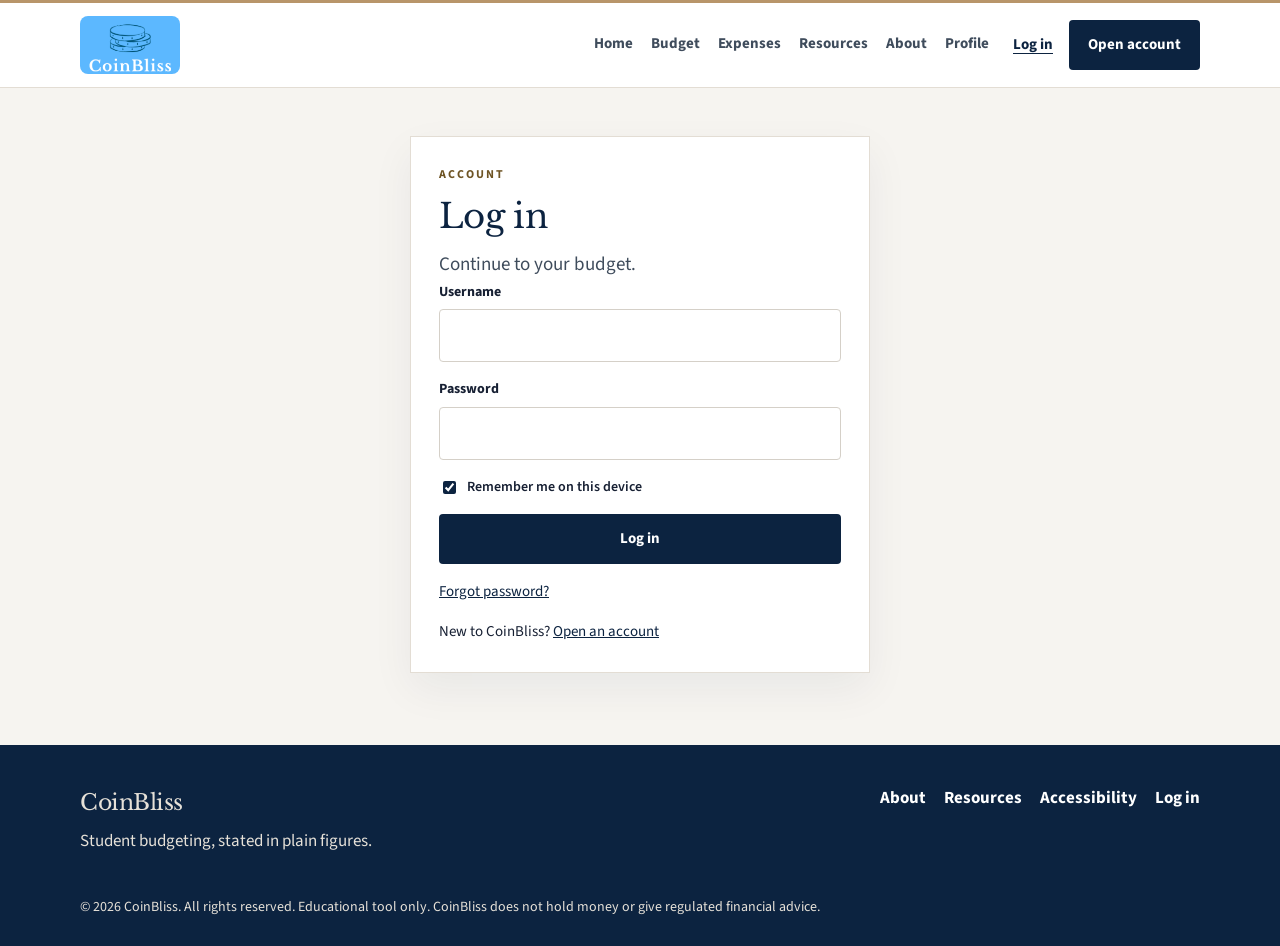
<file: public_html/login.html>
<!DOCTYPE html>
<html lang="en">
<head>
  <meta charset="UTF-8">
  <meta name="viewport" content="width=device-width, initial-scale=1.0">
  <title>Log in · CoinBliss</title>
  <meta name="description" content="Log in to CoinBliss and continue to your budget.">
  <meta name="theme-color" content="#0C2340">
  <link rel="icon" href="favicon.png" type="image/png">
  <link rel="preconnect" href="https://fonts.googleapis.com">
  <link rel="preconnect" href="https://fonts.gstatic.com" crossorigin>
  <link href="https://fonts.googleapis.com/css2?family=Libre+Baskerville:wght@400;700&family=Source+Sans+3:wght@400;600;700&display=swap" rel="stylesheet">
  <link rel="stylesheet" href="ConstantStyle.css">
</head>
<body>
  <a class="skip" href="#main">Skip to content</a>
  <header class="site-header">
    <div class="shell header-inner">
      <a class="brand" href="index.html">
        <img class="brand-logo" src="logo-mark.png" alt="CoinBliss">
      </a>
      <nav class="site-nav" aria-label="Primary">
        <a href="index.html">Home</a>
        <a href="BudgetCalculator.html">Budget</a>
        <a href="ExpenseTracker.html">Expenses</a>
        <a href="FinancialResourse.html">Resources</a>
        <a href="About us.html">About</a>
        <a href="Profile.html">Profile</a>
      </nav>
      <div class="header-actions">
        <a class="link-quiet" href="login.html" aria-current="page">Log in</a>
        <a class="btn btn-primary" href="SignUp.html">Open account</a>
      </div>
    </div>
  </header>

  <main id="main" class="auth-main">
    <div class="shell auth-wrap">
      <section class="panel auth-card">
        <p class="eyebrow">Account</p>
        <h1>Log in</h1>
        <p class="lede">Continue to your budget.</p>
        <form id="loginForm" method="post" action="BudgetCalculator.html">
          <div class="field">
            <label for="uname">Username</label>
            <input type="text" id="uname" name="uname" autocomplete="username" required>
          </div>
          <div class="field">
            <label for="psw">Password</label>
            <input type="password" id="psw" name="psw" autocomplete="current-password" required>
          </div>
          <label class="check-row">
            <input type="checkbox" name="remember" checked>
            Remember me on this device
          </label>
          <button class="btn btn-primary btn-full" type="submit">Log in</button>
          <p class="form-foot"><a href="ForgotPassword.html">Forgot password?</a></p>
          <p class="form-foot">New to CoinBliss? <a href="SignUp.html">Open an account</a></p>
        </form>
      </section>
    </div>
  </main>

  <footer class="site-footer">
    <div class="shell footer-inner">
      <div>
        <p class="footer-brand">CoinBliss</p>
        <p>Student budgeting, stated in plain figures.</p>
      </div>
      <nav class="footer-nav" aria-label="Footer">
        <a href="About us.html">About</a>
        <a href="FinancialResourse.html">Resources</a>
        <a href="Accessibility.html">Accessibility</a>
        <a href="login.html">Log in</a>
      </nav>
      <p class="legal">© 2026 CoinBliss. All rights reserved. Educational tool only. CoinBliss does not hold money or give regulated financial advice.</p>
    </div>
  </footer>
  <script>
    document.getElementById("loginForm").addEventListener("submit", function (event) {
      event.preventDefault();
      window.location.href = "BudgetCalculator.html";
    });
  </script>
</body>
</html>
</file>
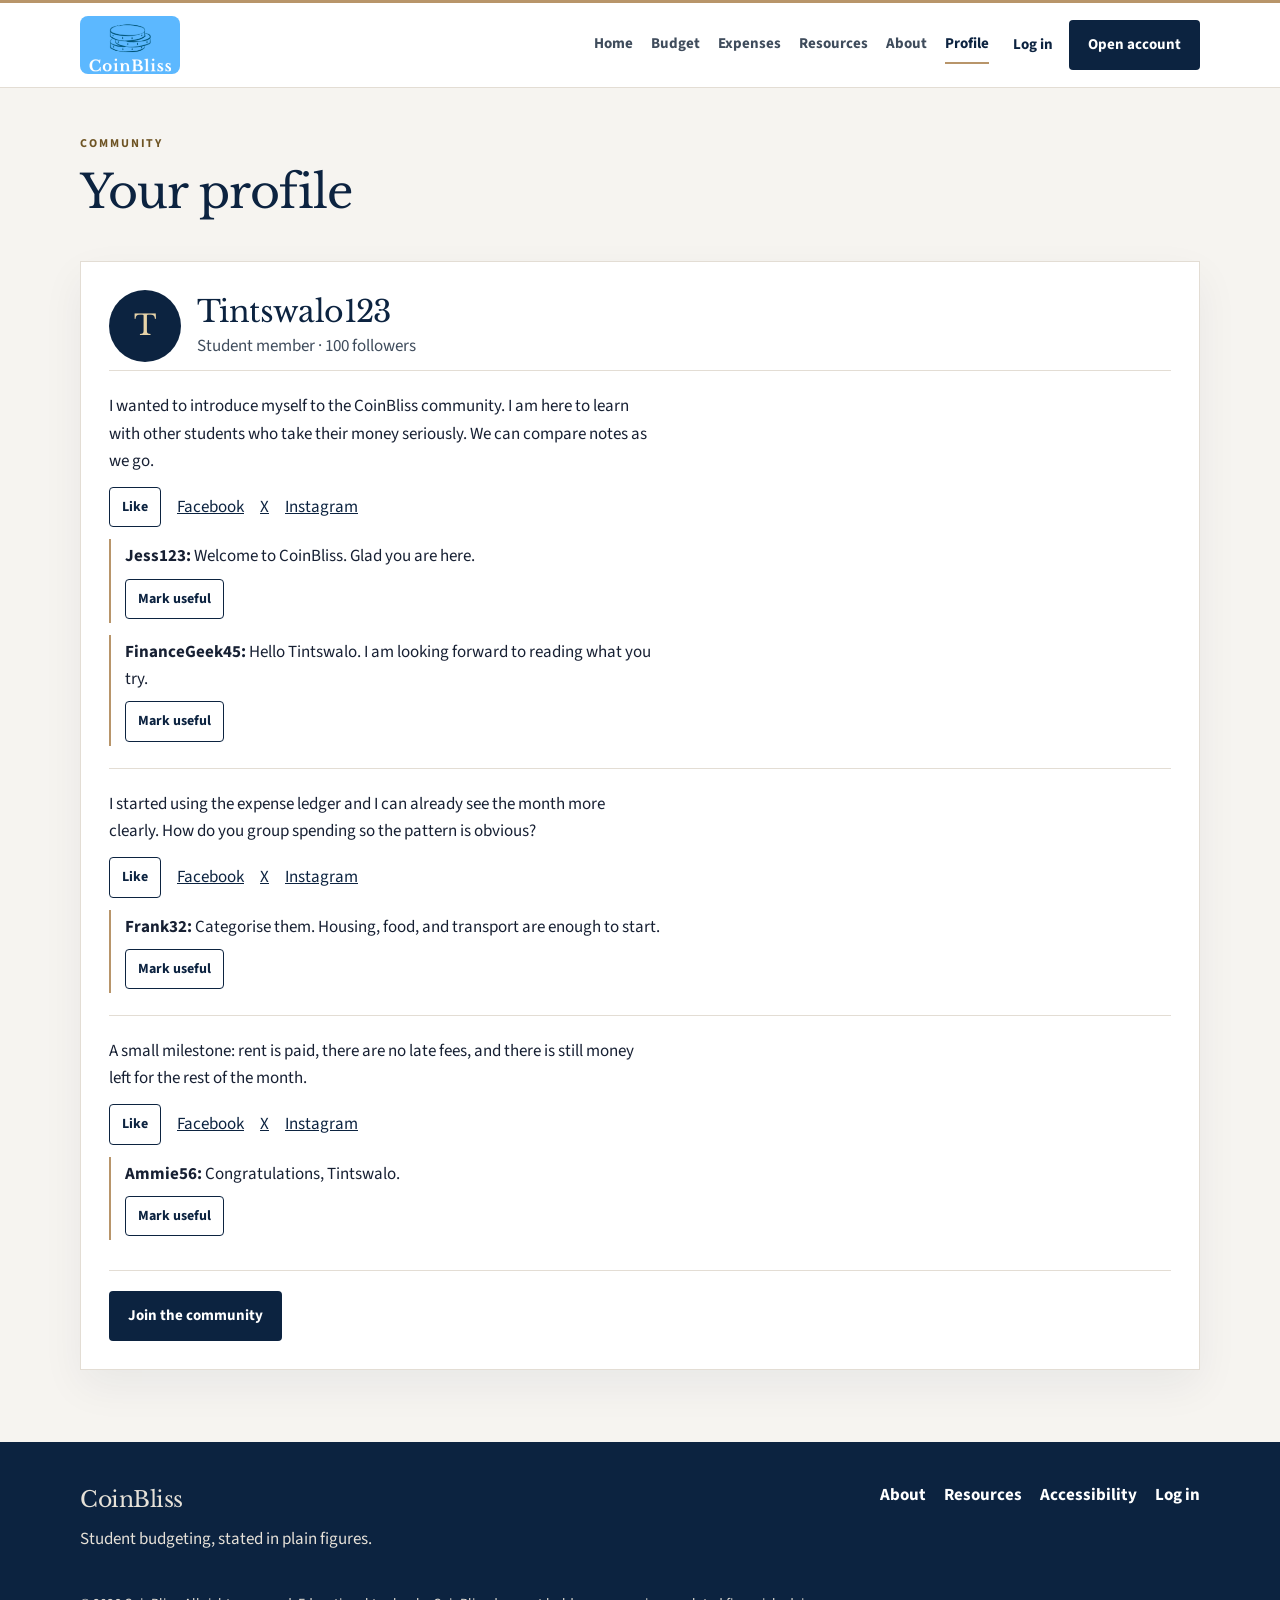
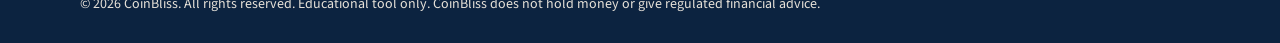
<file: public_html/Profile.html>
<!DOCTYPE html>
<html lang="en">
<head>
  <meta charset="UTF-8">
  <meta name="viewport" content="width=device-width, initial-scale=1.0">
  <title>Profile · CoinBliss</title>
  <meta name="description" content="Tintswalo123’s CoinBliss community profile.">
  <meta name="theme-color" content="#0C2340">
  <link rel="icon" href="favicon.png" type="image/png">
  <link rel="preconnect" href="https://fonts.googleapis.com">
  <link rel="preconnect" href="https://fonts.gstatic.com" crossorigin>
  <link href="https://fonts.googleapis.com/css2?family=Libre+Baskerville:wght@400;700&family=Source+Sans+3:wght@400;600;700&display=swap" rel="stylesheet">
  <link rel="stylesheet" href="ConstantStyle.css">
</head>
<body>
  <a class="skip" href="#main">Skip to content</a>
  <header class="site-header">
    <div class="shell header-inner">
      <a class="brand" href="index.html">
        <img class="brand-logo" src="logo-mark.png" alt="CoinBliss">
      </a>
      <nav class="site-nav" aria-label="Primary">
        <a href="index.html">Home</a>
        <a href="BudgetCalculator.html">Budget</a>
        <a href="ExpenseTracker.html">Expenses</a>
        <a href="FinancialResourse.html">Resources</a>
        <a href="About us.html">About</a>
        <a href="Profile.html" aria-current="page">Profile</a>
      </nav>
      <div class="header-actions">
        <a class="link-quiet" href="login.html">Log in</a>
        <a class="btn btn-primary" href="SignUp.html">Open account</a>
      </div>
    </div>
  </header>

  <main id="main">
    <div class="page-head">
      <div class="shell">
        <p class="eyebrow">Community</p>
        <h1>Your profile</h1>
      </div>
    </div>
    <section class="section">
      <div class="shell">
        <article class="panel">
          <div class="who">
            <div class="monogram" aria-hidden="true">T</div>
            <div>
              <h2>Tintswalo123</h2>
              <p>Student member · 100 followers</p>
            </div>
          </div>

          <div class="post">
            <p>I wanted to introduce myself to the CoinBliss community. I am here to learn with other students who take their money seriously. We can compare notes as we go.</p>
            <div class="actions">
              <button class="btn btn-secondary btn-small like-btn" type="button" aria-pressed="false">Like</button>
              <a href="https://www.facebook.com/" target="_blank" rel="noopener noreferrer">Facebook <span class="visually-hidden">(opens in a new tab)</span></a>
              <a href="https://twitter.com/?lang=en-za" target="_blank" rel="noopener noreferrer">X <span class="visually-hidden">(opens in a new tab)</span></a>
              <a href="https://www.instagram.com/?hl=en" target="_blank" rel="noopener noreferrer">Instagram <span class="visually-hidden">(opens in a new tab)</span></a>
            </div>
            <div class="comment">
              <p><strong>Jess123:</strong> Welcome to CoinBliss. Glad you are here.</p>
              <button class="btn btn-secondary btn-small useful-btn" type="button" aria-pressed="false">Mark useful</button>
            </div>
            <div class="comment">
              <p><strong>FinanceGeek45:</strong> Hello Tintswalo. I am looking forward to reading what you try.</p>
              <button class="btn btn-secondary btn-small useful-btn" type="button" aria-pressed="false">Mark useful</button>
            </div>
          </div>

          <div class="post">
            <p>I started using the expense ledger and I can already see the month more clearly. How do you group spending so the pattern is obvious?</p>
            <div class="actions">
              <button class="btn btn-secondary btn-small like-btn" type="button" aria-pressed="false">Like</button>
              <a href="https://www.facebook.com/" target="_blank" rel="noopener noreferrer">Facebook <span class="visually-hidden">(opens in a new tab)</span></a>
              <a href="https://twitter.com/?lang=en-za" target="_blank" rel="noopener noreferrer">X <span class="visually-hidden">(opens in a new tab)</span></a>
              <a href="https://www.instagram.com/?hl=en" target="_blank" rel="noopener noreferrer">Instagram <span class="visually-hidden">(opens in a new tab)</span></a>
            </div>
            <div class="comment">
              <p><strong>Frank32:</strong> Categorise them. Housing, food, and transport are enough to start.</p>
              <button class="btn btn-secondary btn-small useful-btn" type="button" aria-pressed="false">Mark useful</button>
            </div>
          </div>

          <div class="post">
            <p>A small milestone: rent is paid, there are no late fees, and there is still money left for the rest of the month.</p>
            <div class="actions">
              <button class="btn btn-secondary btn-small like-btn" type="button" aria-pressed="false">Like</button>
              <a href="https://www.facebook.com/" target="_blank" rel="noopener noreferrer">Facebook <span class="visually-hidden">(opens in a new tab)</span></a>
              <a href="https://twitter.com/?lang=en-za" target="_blank" rel="noopener noreferrer">X <span class="visually-hidden">(opens in a new tab)</span></a>
              <a href="https://www.instagram.com/?hl=en" target="_blank" rel="noopener noreferrer">Instagram <span class="visually-hidden">(opens in a new tab)</span></a>
            </div>
            <div class="comment">
              <p><strong>Ammie56:</strong> Congratulations, Tintswalo.</p>
              <button class="btn btn-secondary btn-small useful-btn" type="button" aria-pressed="false">Mark useful</button>
            </div>
          </div>

          <div class="join">
            <button id="joinCommunity" class="btn btn-primary" type="button" aria-pressed="false">Join the community</button>
          </div>
        </article>
      </div>
    </section>
  </main>

  <footer class="site-footer">
    <div class="shell footer-inner">
      <div>
        <p class="footer-brand">CoinBliss</p>
        <p>Student budgeting, stated in plain figures.</p>
      </div>
      <nav class="footer-nav" aria-label="Footer">
        <a href="About us.html">About</a>
        <a href="FinancialResourse.html">Resources</a>
        <a href="Accessibility.html">Accessibility</a>
        <a href="login.html">Log in</a>
      </nav>
      <p class="legal">© 2026 CoinBliss. All rights reserved. Educational tool only. CoinBliss does not hold money or give regulated financial advice.</p>
    </div>
  </footer>
  <script>
    document.querySelectorAll(".like-btn").forEach(function (button) {
      button.addEventListener("click", function () {
        var pressed = button.getAttribute("aria-pressed") === "true";
        button.setAttribute("aria-pressed", pressed ? "false" : "true");
        button.textContent = pressed ? "Like" : "Liked";
      });
    });

    document.querySelectorAll(".useful-btn").forEach(function (button) {
      button.addEventListener("click", function () {
        if (button.getAttribute("aria-pressed") === "true") return;
        button.setAttribute("aria-pressed", "true");
        button.textContent = "Marked useful";
      });
    });

    var join = document.getElementById("joinCommunity");
    join.addEventListener("click", function () {
      var pressed = join.getAttribute("aria-pressed") === "true";
      join.setAttribute("aria-pressed", pressed ? "false" : "true");
      join.textContent = pressed ? "Join the community" : "Joined";
    });
  </script>
</body>
</html>
</file>
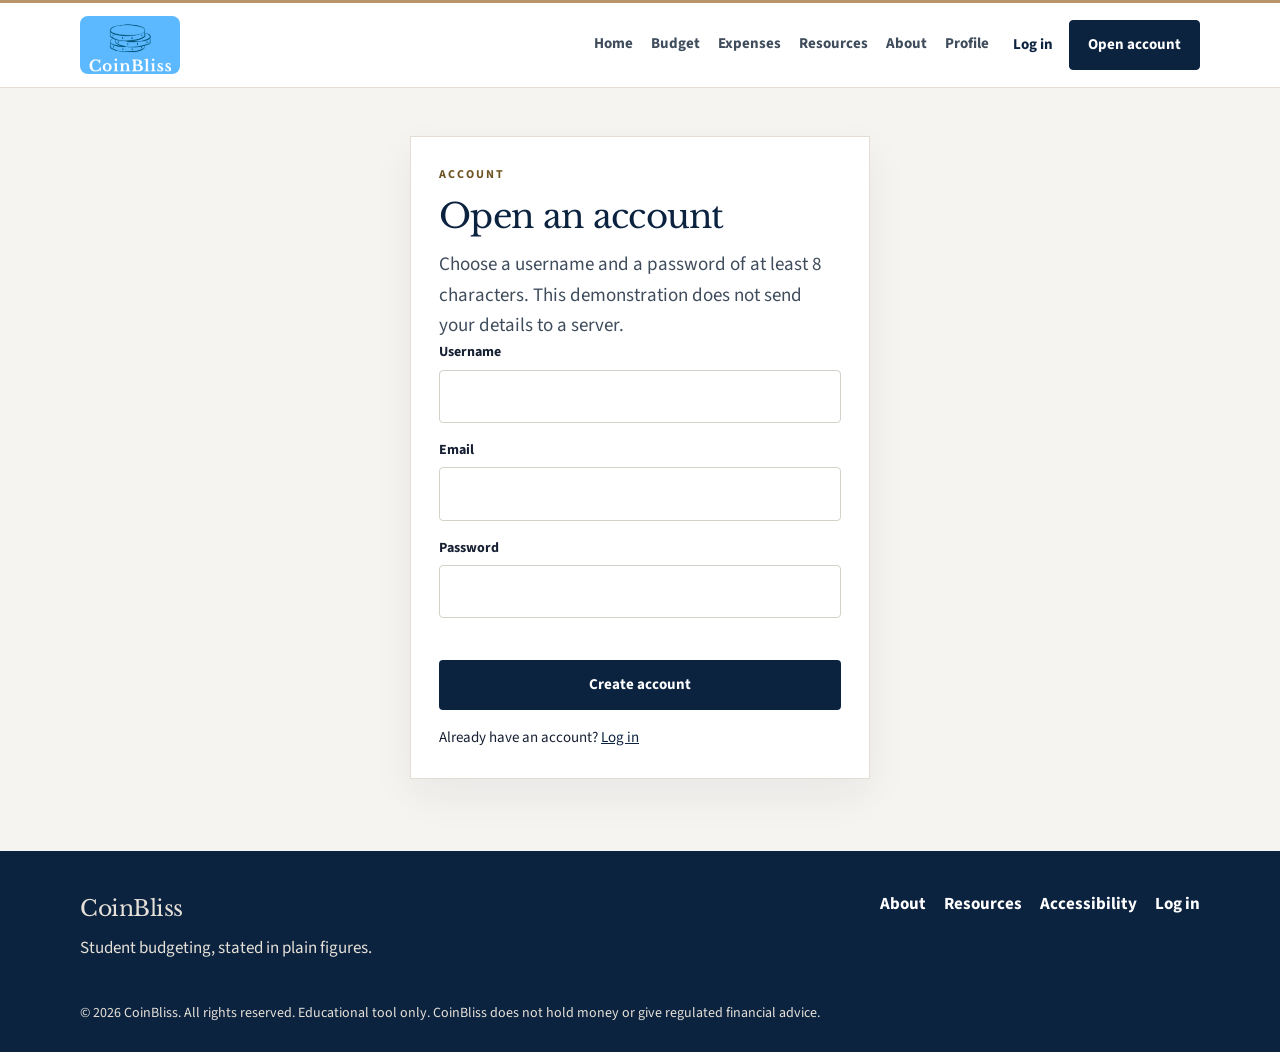
<file: public_html/SignUp.html>
<!DOCTYPE html>
<html lang="en">
<head>
  <meta charset="UTF-8">
  <meta name="viewport" content="width=device-width, initial-scale=1.0">
  <title>Open an account · CoinBliss</title>
  <meta name="description" content="Open a CoinBliss account to budget and track student spending.">
  <meta name="theme-color" content="#0C2340">
  <link rel="icon" href="favicon.png" type="image/png">
  <link rel="preconnect" href="https://fonts.googleapis.com">
  <link rel="preconnect" href="https://fonts.gstatic.com" crossorigin>
  <link href="https://fonts.googleapis.com/css2?family=Libre+Baskerville:wght@400;700&family=Source+Sans+3:wght@400;600;700&display=swap" rel="stylesheet">
  <link rel="stylesheet" href="ConstantStyle.css">
</head>
<body>
  <a class="skip" href="#main">Skip to content</a>
  <header class="site-header">
    <div class="shell header-inner">
      <a class="brand" href="index.html">
        <img class="brand-logo" src="logo-mark.png" alt="CoinBliss">
      </a>
      <nav class="site-nav" aria-label="Primary">
        <a href="index.html">Home</a>
        <a href="BudgetCalculator.html">Budget</a>
        <a href="ExpenseTracker.html">Expenses</a>
        <a href="FinancialResourse.html">Resources</a>
        <a href="About us.html">About</a>
        <a href="Profile.html">Profile</a>
      </nav>
      <div class="header-actions">
        <a class="link-quiet" href="login.html">Log in</a>
        <a class="btn btn-primary" href="SignUp.html" aria-current="page">Open account</a>
      </div>
    </div>
  </header>

  <main id="main" class="auth-main">
    <div class="shell auth-wrap">
      <section class="panel auth-card">
        <p class="eyebrow">Account</p>
        <h1>Open an account</h1>
        <p class="lede">Choose a username and a password of at least 8 characters. This demonstration does not send your details to a server.</p>
        <form id="signupForm" method="post" action="SignUp.html">
          <div class="field">
            <label for="username">Username</label>
            <input type="text" id="username" name="username" autocomplete="username" required>
          </div>
          <div class="field">
            <label for="email">Email</label>
            <input type="email" id="email" name="email" autocomplete="email" required>
          </div>
          <div class="field">
            <label for="password">Password</label>
            <input type="password" id="password" name="password" autocomplete="new-password" minlength="8" required>
          </div>
          <p id="form-error" class="form-error" role="alert"></p>
          <button class="btn btn-primary btn-full" type="submit">Create account</button>
          <p class="form-foot">Already have an account? <a href="login.html">Log in</a></p>
        </form>
        <p id="signup-success" class="success" hidden>
          Your account is ready for this demonstration. <a href="login.html">Log in</a> to open your budget.
        </p>
      </section>
    </div>
  </main>

  <footer class="site-footer">
    <div class="shell footer-inner">
      <div>
        <p class="footer-brand">CoinBliss</p>
        <p>Student budgeting, stated in plain figures.</p>
      </div>
      <nav class="footer-nav" aria-label="Footer">
        <a href="About us.html">About</a>
        <a href="FinancialResourse.html">Resources</a>
        <a href="Accessibility.html">Accessibility</a>
        <a href="login.html">Log in</a>
      </nav>
      <p class="legal">© 2026 CoinBliss. All rights reserved. Educational tool only. CoinBliss does not hold money or give regulated financial advice.</p>
    </div>
  </footer>
  <script>
    document.getElementById("signupForm").addEventListener("submit", function (event) {
      event.preventDefault();
      var password = document.getElementById("password").value;
      var error = document.getElementById("form-error");
      if (password.length < 8) {
        error.textContent = "Use at least 8 characters for your password.";
        return;
      }
      error.textContent = "";
      document.getElementById("signupForm").hidden = true;
      document.getElementById("signup-success").hidden = false;
    });
  </script>
</body>
</html>
</file>
<file: public_html/ConstantStyle.css>
:root {
  --navy: #0c2340;
  --navy-2: #163556;
  --ink: #172033;
  --muted: #3f4c5c;
  --line: #e3ddd4;
  --paper: #f6f4f0;
  --gold: #6e5424;
  --gold-line: #b8956a;
  --negative: #8c3a3a;
  --shadow: 0 16px 40px rgba(12, 35, 64, 0.06);
  --serif: "Libre Baskerville", Georgia, "Times New Roman", serif;
  --sans: "Source Sans 3", "Segoe UI", sans-serif;
}

* { box-sizing: border-box; }

[hidden] { display: none !important; }

html { scroll-behavior: smooth; }

body {
  margin: 0;
  min-height: 100vh;
  display: flex;
  flex-direction: column;
  font-family: var(--sans);
  font-size: 17px;
  line-height: 1.6;
  color: var(--ink);
  background: var(--paper);
}

main { flex: 1 0 auto; }

h1, h2, .brand, .footer-brand {
  font-family: var(--serif);
  font-weight: 400;
  letter-spacing: -0.02em;
}

h1, h2, h3 { color: var(--navy); }

h1 {
  margin: 0 0 14px;
  font-size: clamp(34px, 4vw, 46px);
  line-height: 1.18;
}

h2 {
  margin: 0 0 12px;
  font-size: clamp(28px, 3vw, 36px);
  line-height: 1.25;
}

h3 {
  margin: 0 0 8px;
  font-family: var(--sans);
  font-size: 20px;
  font-weight: 700;
  letter-spacing: 0;
}

p { margin: 0 0 12px; }

a { color: var(--navy); }

:focus-visible {
  outline: 2px solid var(--gold);
  outline-offset: 3px;
}

::selection {
  background: #e7d7b4;
  color: var(--navy);
}

.skip {
  position: absolute;
  left: 12px;
  top: 0;
  transform: translateY(-140%);
  z-index: 40;
  padding: 8px 12px;
  background: #fff;
  color: var(--navy);
  font-weight: 700;
}

.skip:focus { transform: none; top: 12px; }

.shell {
  width: min(1120px, calc(100% - 48px));
  margin: 0 auto;
}

.site-header {
  position: sticky;
  top: 0;
  z-index: 20;
  background: #fff;
  border-top: 3px solid var(--gold-line);
  border-bottom: 1px solid var(--line);
}

.header-inner {
  display: flex;
  align-items: center;
  gap: 24px;
  min-height: 84px;
}

.brand {
  display: inline-flex;
  align-items: center;
  gap: 10px;
  color: var(--navy);
  text-decoration: none;
  font-size: 22px;
  line-height: 1;
}

.brand-logo {
  display: block;
  height: 58px;
  width: auto;
  border-radius: 8px;
}

.hero-logo {
  display: block;
  width: min(280px, 100%);
  height: auto;
  margin: 0 0 22px;
  border-radius: 12px;
}

.site-nav {
  display: flex;
  flex-wrap: wrap;
  gap: 6px 18px;
  margin-left: auto;
}

.site-nav a {
  color: var(--muted);
  text-decoration: none;
  font-size: 15px;
  font-weight: 700;
  padding: 6px 0;
  border-bottom: 2px solid transparent;
}

.site-nav a:hover { color: var(--navy); }

.site-nav a[aria-current="page"] {
  color: var(--navy);
  border-bottom-color: var(--gold-line);
}

.header-actions {
  display: flex;
  align-items: center;
  gap: 16px;
  flex: 0 0 auto;
}

.link-quiet {
  color: var(--navy);
  font-size: 15px;
  font-weight: 700;
  text-decoration: none;
}

.link-quiet:hover,
.site-footer a:hover,
.feature a:hover,
.link-list a:hover { text-decoration: underline; text-underline-offset: 3px; }

.link-quiet[aria-current="page"] { text-decoration: underline; text-underline-offset: 4px; }

.btn {
  display: inline-flex;
  align-items: center;
  justify-content: center;
  gap: 8px;
  padding: 12px 18px;
  border-radius: 4px;
  border: 1px solid transparent;
  background: transparent;
  color: var(--navy);
  font: inherit;
  font-size: 15px;
  font-weight: 700;
  text-decoration: none;
  cursor: pointer;
}

.btn-primary { background: var(--navy); color: #fff; }

.btn-primary:hover { background: var(--navy-2); color: #fff; }

.btn-secondary { border-color: var(--navy); background: #fff; }

.btn-secondary:hover { background: #f3eee6; }

.btn[aria-pressed="true"],
.btn[aria-current="page"] {
  background: var(--navy);
  color: #fff;
  border-color: var(--navy);
}

.btn-full { width: 100%; }

.btn-small { padding: 8px 12px; font-size: 14px; }

.btn-text {
  padding: 0;
  border: 0;
  background: none;
  color: var(--muted);
  font: inherit;
  font-size: 14px;
  font-weight: 700;
  text-decoration: underline;
  text-underline-offset: 3px;
  cursor: pointer;
}

.btn-text:hover { color: var(--navy); }

.hero { padding: 28px 0 12px; }

.hero-grid {
  display: grid;
  grid-template-columns: minmax(0, 1.15fr) minmax(280px, 0.85fr);
  gap: 56px;
  align-items: center;
  padding: 48px 0 36px;
}

.hero h1 { font-size: clamp(40px, 5vw, 58px); }

.eyebrow {
  margin: 0 0 12px;
  color: var(--gold);
  font-size: 12px;
  font-weight: 700;
  letter-spacing: 0.16em;
  text-transform: uppercase;
}

.lede {
  max-width: 46ch;
  margin-bottom: 0;
  color: var(--muted);
  font-size: 19px;
}

.hero-actions {
  display: flex;
  flex-wrap: wrap;
  gap: 12px;
  margin-top: 28px;
}

.snapshot {
  background: var(--navy);
  color: #f4efe6;
  padding: 28px 28px 22px;
  box-shadow: var(--shadow);
}

.snapshot h2 {
  margin: 0 0 18px;
  color: #f4efe6;
  font-size: 28px;
}

.snapshot-kicker {
  margin: 0 0 8px;
  color: #f4efe6;
  font-size: 12px;
  font-weight: 700;
  letter-spacing: 0.14em;
  text-transform: uppercase;
}

.snapshot dl { margin: 0; }

.snapshot dl div {
  display: flex;
  justify-content: space-between;
  gap: 16px;
  padding: 11px 0;
  border-top: 1px solid rgba(255, 255, 255, 0.14);
}

.snapshot dt { color: #e4dfd6; }

.snapshot dd {
  margin: 0;
  font-weight: 700;
  font-variant-numeric: tabular-nums;
}

.meter {
  display: flex;
  height: 8px;
  margin-top: 18px;
  background: rgba(255, 255, 255, 0.16);
}

.meter-expenses { width: 63%; background: #f3efe6; }

.meter-savings { width: 12%; background: var(--gold-line); }

.meter-key {
  display: flex;
  flex-wrap: wrap;
  gap: 8px 16px;
  margin: 10px 0 0;
  color: #e4dfd6;
  font-size: 13px;
}

.meter-key span { display: inline-flex; align-items: center; gap: 6px; }

.swatch {
  display: inline-block;
  width: 8px;
  height: 8px;
  background: #f3efe6;
}

.swatch-savings { background: var(--gold-line); }

.swatch-open { background: rgba(255, 255, 255, 0.28); }

.snapshot-note { margin: 14px 0 0; color: #e4dfd6; font-size: 13px; }

.section { padding: 20px 0 72px; }

.section-follow { padding-top: 0; }

.section-head { margin-bottom: 22px; }

.section-head p { max-width: 58ch; color: var(--muted); }

.feature-grid,
.steps,
.offer-grid {
  display: grid;
  gap: 18px;
}

.feature-grid,
.steps { grid-template-columns: repeat(3, minmax(0, 1fr)); }

.offer-grid { grid-template-columns: repeat(2, minmax(0, 1fr)); }

.feature,
.offer {
  background: #fff;
  border: 1px solid var(--line);
  padding: 24px;
}

.feature-index {
  margin: 0 0 10px;
  color: var(--gold);
  font-family: var(--serif);
  font-size: 20px;
}

.feature p,
.offer p { color: var(--muted); }

.steps { list-style: none; margin: 0; padding: 0; }

.steps li {
  padding-top: 16px;
  border-top: 2px solid var(--navy);
}

.steps h3 { margin-bottom: 8px; }

.steps p { margin: 0; color: var(--muted); }

.band {
  background: #efe8dc;
  border-top: 1px solid var(--line);
  padding: 56px 0;
}

.band .lede { margin-bottom: 0; }

.page-head { padding: 46px 0 8px; }

.page-head .lede { max-width: 64ch; font-size: 18px; }

.stack { display: grid; gap: 18px; }

.panel {
  background: #fff;
  border: 1px solid var(--line);
  padding: 28px;
  box-shadow: var(--shadow);
}

.workbench {
  display: grid;
  grid-template-columns: repeat(2, minmax(0, 1fr));
  gap: 18px;
  align-items: start;
}

.split {
  display: grid;
  grid-template-columns: repeat(2, minmax(0, 1fr));
  gap: 28px 36px;
}

.field { margin-bottom: 16px; }

.field label,
.check-row {
  font-size: 14px;
  font-weight: 700;
}

.field label { display: block; margin-bottom: 6px; }

input[type="text"],
input[type="email"],
input[type="password"],
input[type="number"],
select {
  width: 100%;
  padding: 12px 14px;
  border: 1px solid #d5d0c8;
  border-radius: 4px;
  background: #fff;
  color: var(--ink);
  font: inherit;
}

input:focus-visible,
select:focus-visible {
  border-color: var(--navy);
  outline-offset: 1px;
}

.check-row {
  display: flex;
  align-items: center;
  gap: 8px;
  margin: 0 0 16px;
  font-weight: 600;
}

.check-row input { width: auto; accent-color: var(--navy); }

.form-error {
  min-height: 1.3em;
  margin: 0 0 8px;
  color: var(--negative);
  font-size: 14px;
  font-weight: 700;
}

.hint { color: var(--muted); font-size: 15px; }

.form-foot { margin: 16px 0 0; font-size: 15px; }

.success {
  margin: 0;
  padding: 14px 16px;
  background: #f3eee6;
  border-left: 3px solid var(--gold-line);
}

.auth-main {
  display: flex;
  align-items: center;
  justify-content: center;
  padding: 48px 0 72px;
}

.auth-wrap { display: flex; justify-content: center; }

.auth-card { width: min(460px, 100%); }

.auth-card h1 { font-size: 34px; }

.position { margin: 8px 0 0; }

.position div {
  display: flex;
  justify-content: space-between;
  gap: 16px;
  padding: 12px 0;
  border-bottom: 1px solid var(--line);
}

.position dt { color: var(--muted); }

.position dd {
  margin: 0;
  font-weight: 700;
  font-variant-numeric: tabular-nums;
}

.position div:has(+ .emphasis) { border-bottom: 0; }

.position .emphasis {
  border-bottom: 0;
  border-top: 2px solid var(--navy);
}

.position .emphasis dt,
.position .emphasis dd { color: var(--navy); }

.position dd.is-negative { color: var(--negative); }

.notice {
  margin: 16px 0 0;
  padding: 12px 14px;
  background: #f8f1f1;
  border-left: 3px solid var(--negative);
  color: var(--negative);
  font-size: 15px;
}

.ledger {
  list-style: none;
  margin: 8px 0 0;
  padding: 0;
}

.ledger li {
  display: grid;
  grid-template-columns: minmax(0, 1fr) auto auto;
  gap: 16px;
  align-items: center;
  padding: 14px 0;
  border-bottom: 1px solid var(--line);
}

.expense-name { display: flex; flex-direction: column; min-width: 0; }

.expense-title { overflow-wrap: anywhere; font-weight: 700; }

.expense-cat { color: var(--muted); font-size: 13px; }

.amount { font-variant-numeric: tabular-nums; font-weight: 700; }

.total-line {
  display: flex;
  justify-content: space-between;
  gap: 16px;
  margin: 0;
  padding-top: 16px;
  font-weight: 700;
  font-variant-numeric: tabular-nums;
}

.category-summary {
  display: flex;
  flex-wrap: wrap;
  gap: 8px;
  margin-top: 14px;
}

.category-summary span {
  padding: 6px 10px;
  border: 1px solid var(--line);
  background: var(--paper);
  font-size: 14px;
  font-variant-numeric: tabular-nums;
}

.link-list,
.plain-list { margin: 0; }

.link-list { list-style: none; padding: 0; }

.link-list li,
.plain-list li { margin: 0; padding: 10px 0; border-bottom: 1px solid var(--line); }

.link-list a { font-weight: 700; text-decoration: none; }

.plain-list { padding-left: 18px; }

.plain-list li { border-bottom: 0; padding: 6px 0; }

.glossary { margin: 0; }

.glossary dt {
  margin-top: 16px;
  color: var(--navy);
  font-weight: 700;
}

.glossary dd { margin: 4px 0 0; color: var(--muted); }

.reading { margin: 0; padding-left: 18px; }

.reading li { margin: 10px 0; }

.reading span { display: block; color: var(--muted); font-size: 14px; }

.who {
  display: flex;
  align-items: center;
  gap: 16px;
  margin-bottom: 8px;
}

.monogram {
  display: grid;
  width: 72px;
  height: 72px;
  place-items: center;
  flex: 0 0 auto;
  border-radius: 50%;
  background: var(--navy);
  color: #e7d3a8;
  font-family: var(--serif);
  font-size: 28px;
}

.who h2 { margin: 0; font-size: 30px; }

.who p { margin: 2px 0 0; color: var(--muted); }

.post { padding: 22px 0; border-top: 1px solid var(--line); }

.post p { max-width: 68ch; }

.actions {
  display: flex;
  flex-wrap: wrap;
  align-items: center;
  gap: 10px 16px;
  margin-top: 12px;
}

.comment {
  margin-top: 12px;
  padding: 4px 0 4px 14px;
  border-left: 2px solid var(--gold-line);
}

.comment p { margin: 0; }

.comment .btn { margin-top: 8px; }

.join {
  margin-top: 8px;
  padding-top: 20px;
  border-top: 1px solid var(--line);
}

.site-footer {
  background: var(--navy);
  color: #e6e1d8;
  padding: 40px 0 28px;
}

.footer-inner {
  display: grid;
  grid-template-columns: minmax(0, 1.4fr) minmax(0, 1fr);
  gap: 20px 32px;
}

.footer-brand {
  margin: 0 0 8px;
  color: #fff;
  font-size: 22px;
}

.site-footer p { color: #e6e1d8; }

.site-footer a { color: #fff; text-decoration: none; font-weight: 700; }

.footer-nav {
  display: flex;
  flex-wrap: wrap;
  justify-content: flex-end;
  align-content: flex-start;
  gap: 10px 18px;
}

.legal {
  grid-column: 1 / -1;
  margin: 8px 0 0;
  font-size: 14px;
}

.visually-hidden {
  position: absolute;
  width: 1px;
  height: 1px;
  padding: 0;
  margin: -1px;
  overflow: hidden;
  clip: rect(0, 0, 0, 0);
  white-space: nowrap;
  border: 0;
}

@media (max-width: 980px) {
  .header-inner {
    flex-wrap: wrap;
    row-gap: 8px;
    padding: 12px 0;
  }

  .site-nav {
    order: 3;
    width: 100%;
    margin-left: 0;
    padding-bottom: 6px;
  }

  .header-actions { margin-left: auto; }
}

@media (max-width: 860px) {
  .hero-grid,
  .workbench,
  .split { grid-template-columns: 1fr; }

  .feature-grid,
  .steps,
  .offer-grid { grid-template-columns: 1fr 1fr; }
}

@media (max-width: 640px) {
  .shell { width: min(1120px, calc(100% - 32px)); }

  .feature-grid,
  .steps,
  .offer-grid,
  .footer-inner { grid-template-columns: 1fr; }

  .footer-nav { justify-content: flex-start; }

}

@media (prefers-reduced-motion: reduce) {
  html { scroll-behavior: auto; }
}
</file>
